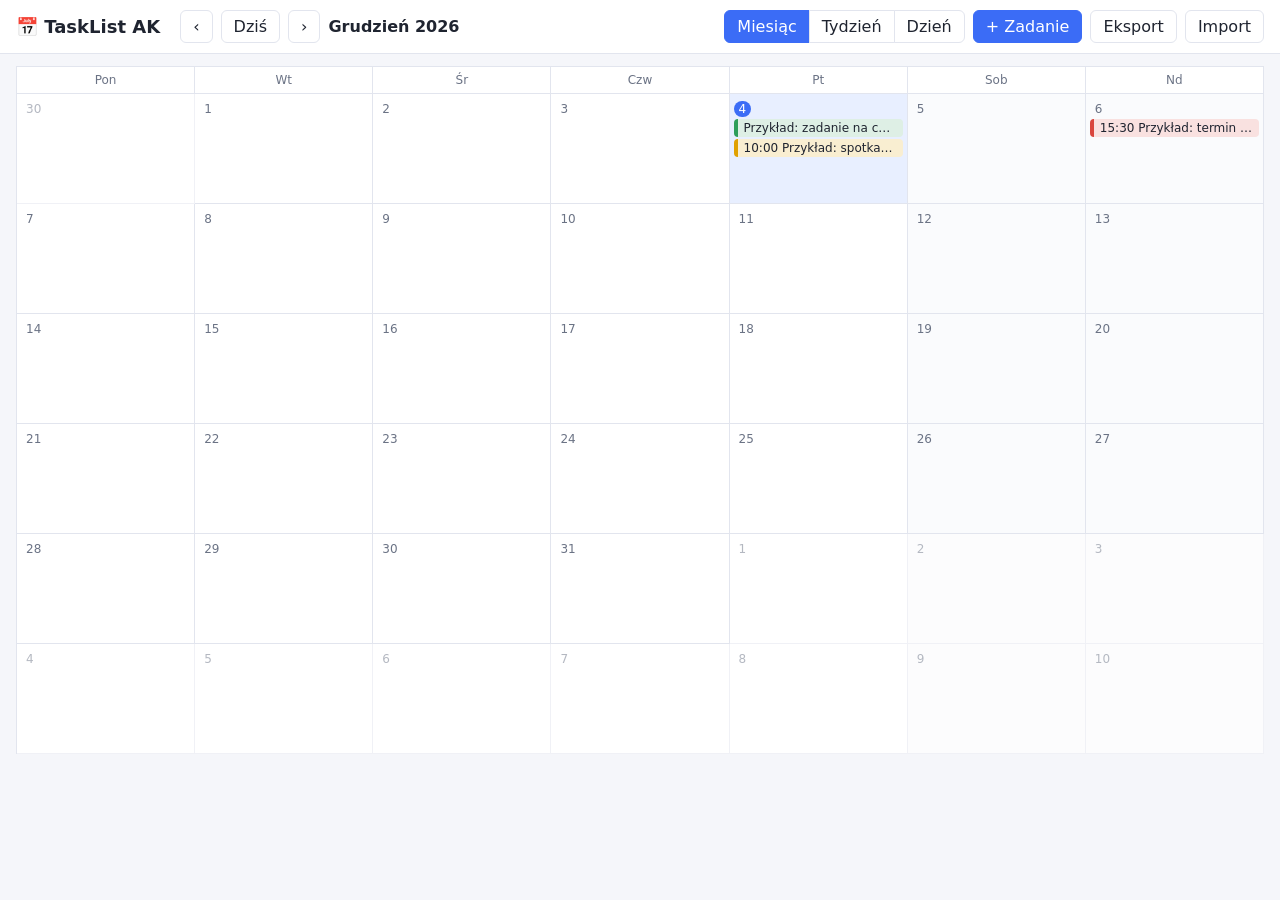
<file: index.html>
<!doctype html>
<html lang="pl">
<head>
<meta charset="utf-8">
<meta name="viewport" content="width=device-width, initial-scale=1">
<title>TaskList AK</title>
<style>
:root{
  --bg:#f5f6fa; --panel:#fff; --line:#e2e5ee; --text:#1f2430; --muted:#6b7385;
  --accent:#3b6cf6; --today:#e8efff; --weekend:#fafbfd;
  --p1:#2e9e5b; --p2:#e0a100; --p3:#d9453d;
}
@media (prefers-color-scheme: dark){
  :root{ --bg:#14161c; --panel:#1d2029; --line:#2e3340; --text:#e8eaf0; --muted:#9097a8;
         --accent:#6d93ff; --today:#222c4a; --weekend:#191c24; }
}
*{box-sizing:border-box}
body{margin:0;font-family:"Segoe UI",system-ui,-apple-system,Roboto,Arial,sans-serif;background:var(--bg);color:var(--text);height:100vh;display:flex;flex-direction:column}
header{display:flex;flex-wrap:wrap;gap:8px;align-items:center;padding:10px 16px;background:var(--panel);border-bottom:1px solid var(--line)}
header h1{font-size:18px;margin:0 12px 0 0}
button,select,input,textarea{font:inherit;color:inherit}
.btn{background:var(--panel);border:1px solid var(--line);padding:6px 12px;border-radius:6px;cursor:pointer}
.btn:hover{border-color:var(--accent)}
.btn.primary{background:var(--accent);color:#fff;border-color:var(--accent)}
.btn.danger{color:var(--p3)}
.seg{display:flex}.seg .btn{border-radius:0;margin-left:-1px}.seg .btn:first-child{border-radius:6px 0 0 6px;margin:0}.seg .btn:last-child{border-radius:0 6px 6px 0}
.seg .btn.active{background:var(--accent);color:#fff;border-color:var(--accent)}
#title{font-weight:600;font-size:16px;min-width:200px;text-transform:capitalize}
.spacer{flex:1}
main{flex:1;overflow:auto;padding:12px 16px}

/* ---- month ---- */
.month{display:grid;grid-template-columns:repeat(7,1fr);border-top:1px solid var(--line);border-left:1px solid var(--line);background:var(--panel)}
.dow{padding:6px;font-size:12px;color:var(--muted);text-align:center;border-right:1px solid var(--line);border-bottom:1px solid var(--line);background:var(--panel)}
.cell{min-height:110px;border-right:1px solid var(--line);border-bottom:1px solid var(--line);padding:4px;overflow:hidden}
.cell.other{opacity:.5}.cell.weekend{background:var(--weekend)}.cell.today{background:var(--today)}
.cell.over,.col.over,.allday.over{outline:2px dashed var(--accent);outline-offset:-2px}
.daynum{font-size:12px;color:var(--muted);cursor:pointer;display:inline-block;padding:1px 5px;border-radius:10px}
.cell.today .daynum{background:var(--accent);color:#fff}
.daynum:hover{text-decoration:underline}

.chip{display:block;font-size:12px;padding:2px 6px;margin:2px 0;border-radius:4px;border-left:4px solid var(--p1);background:color-mix(in srgb,var(--p1) 16%,var(--panel));cursor:grab;white-space:nowrap;overflow:hidden;text-overflow:ellipsis;user-select:none}
.chip.p2{border-color:var(--p2);background:color-mix(in srgb,var(--p2) 18%,var(--panel))}
.chip.p3{border-color:var(--p3);background:color-mix(in srgb,var(--p3) 16%,var(--panel))}
.chip.done{opacity:.55;text-decoration:line-through}
.chip.dragging{opacity:.3}

/* ---- time grid (week/day) ---- */
.tg{background:var(--panel);border:1px solid var(--line);border-radius:6px;display:flex;flex-direction:column;height:calc(100vh - 110px)}
.tg-head{display:grid;border-bottom:1px solid var(--line)}
.tg-head>div{padding:6px;text-align:center;font-size:13px;border-left:1px solid var(--line)}
.tg-head>div:first-child{border-left:0}
.tg-head .today{color:var(--accent);font-weight:700}
.tg-head .dn{cursor:pointer}.tg-head .dn:hover{text-decoration:underline}
.allday-row{display:grid;border-bottom:1px solid var(--line);min-height:30px}
.allday-row>div{border-left:1px solid var(--line);padding:2px}
.allday-row>div:first-child{border-left:0;font-size:11px;color:var(--muted);padding:6px 2px;text-align:center}
.tg-body{flex:1;overflow-y:auto;position:relative}
.tg-grid{display:grid;position:relative}
.hours div{height:48px;font-size:11px;color:var(--muted);text-align:right;padding-right:6px;transform:translateY(-7px)}
.col{position:relative;border-left:1px solid var(--line);height:1152px;background-image:linear-gradient(var(--line) 1px,transparent 1px);background-size:100% 48px}
.col.today{background-color:var(--today)}
.ev{position:absolute;padding:2px 5px;font-size:12px;border-radius:4px;border-left:4px solid var(--p1);background:color-mix(in srgb,var(--p1) 22%,var(--panel));overflow:hidden;cursor:grab;user-select:none;z-index:2}
.ev.p2{border-color:var(--p2);background:color-mix(in srgb,var(--p2) 24%,var(--panel))}
.ev.p3{border-color:var(--p3);background:color-mix(in srgb,var(--p3) 22%,var(--panel))}
.ev.done{opacity:.55;text-decoration:line-through}
.ev small{display:block;color:var(--muted)}
.ev .rz{position:absolute;left:0;right:0;bottom:0;height:6px;cursor:ns-resize}
.nowline{position:absolute;left:0;right:0;height:2px;background:var(--p3);z-index:3;pointer-events:none}

/* ---- dialog ---- */
dialog{border:1px solid var(--line);border-radius:10px;background:var(--panel);color:var(--text);padding:18px;width:min(440px,92vw)}
dialog::backdrop{background:rgba(0,0,0,.4)}
dialog h2{margin:0 0 12px;font-size:17px}
label{display:block;font-size:12px;color:var(--muted);margin:8px 0 2px}
input[type=text],input[type=date],input[type=time],select,textarea{width:100%;padding:6px 8px;border:1px solid var(--line);border-radius:6px;background:var(--bg)}
.row{display:flex;gap:8px}.row>div{flex:1}
.actions{display:flex;gap:8px;margin-top:16px}
.chk{display:flex;align-items:center;gap:6px;margin-top:10px;font-size:14px;color:var(--text)}
.chk input{width:auto}
#side{font-size:12px;color:var(--muted)}
</style>
</head>
<body>
<header>
  <h1>📅 TaskList AK</h1>
  <button class="btn" id="prev" title="Poprzedni">‹</button>
  <button class="btn" id="today">Dziś</button>
  <button class="btn" id="next" title="Następny">›</button>
  <span id="title"></span>
  <div class="spacer"></div>
  <div class="seg" id="views">
    <button class="btn" data-v="month">Miesiąc</button>
    <button class="btn" data-v="week">Tydzień</button>
    <button class="btn" data-v="day">Dzień</button>
  </div>
  <button class="btn primary" id="add">+ Zadanie</button>
  <button class="btn" id="exp" title="Eksport do JSON">Eksport</button>
  <button class="btn" id="imp" title="Import z JSON">Import</button>
  <input type="file" id="file" accept=".json" hidden>
</header>
<main id="main"></main>

<dialog id="dlg">
  <form method="dialog" id="form">
    <h2 id="dlgTitle">Zadanie</h2>
    <label>Tytuł</label><input type="text" id="fTitle" required autocomplete="off">
    <div class="row">
      <div><label>Data</label><input type="date" id="fDate" required></div>
      <div><label>Priorytet</label>
        <select id="fPrio"><option value="1">Niski</option><option value="2">Średni</option><option value="3">Wysoki</option></select></div>
    </div>
    <div class="row">
      <div><label>Od (puste = cały dzień)</label><input type="time" id="fStart"></div>
      <div><label>Do</label><input type="time" id="fEnd"></div>
    </div>
    <label>Notatki</label><textarea id="fNotes" rows="3"></textarea>
    <label class="chk"><input type="checkbox" id="fDone"> Wykonane</label>
    <div class="actions">
      <button class="btn primary" id="save" value="save">Zapisz</button>
      <button class="btn" value="cancel" formnovalidate>Anuluj</button>
      <span class="spacer"></span>
      <button class="btn danger" id="del" type="button">Usuń</button>
    </div>
  </form>
</dialog>

<script>
"use strict";
const KEY = "tasklist_ak_v1";
const HOUR = 48;                 // px na godzinę
const SNAP = 15;                 // minuty
const MONTHS = ["styczeń","luty","marzec","kwiecień","maj","czerwiec","lipiec","sierpień","wrzesień","październik","listopad","grudzień"];
const DOW = ["Pon","Wt","Śr","Czw","Pt","Sob","Nd"];

let tasks = load();
let view = pref("_view") || "month";
let cur = new Date(); cur.setHours(0,0,0,0);
let drag = null;                 // {id, offY}

function load(){ try{ return JSON.parse(localStorage.getItem(KEY)) || []; }catch(e){ return []; } }
function save(){ try{ localStorage.setItem(KEY, JSON.stringify(tasks)); }catch(e){ /* brak dostępu do localStorage – dane tylko w pamięci */ } }
function pref(k, v){ try{ if(v === undefined) return localStorage.getItem(KEY + k); localStorage.setItem(KEY + k, v); }catch(e){} }
const uid = () => Date.now().toString(36) + Math.random().toString(36).slice(2,6);
const pad = n => String(n).padStart(2,"0");
const iso = d => `${d.getFullYear()}-${pad(d.getMonth()+1)}-${pad(d.getDate())}`;
const parse = s => { const [y,m,d] = s.split("-").map(Number); return new Date(y,m-1,d); };
const addDays = (d,n) => { const x = new Date(d); x.setDate(x.getDate()+n); return x; };
const mondayOf = d => addDays(d, -((d.getDay()+6)%7));
const toMin = t => { const [h,m] = t.split(":").map(Number); return h*60+m; };
const toHM = m => { m = Math.max(0, Math.min(1440, m)); return `${pad(Math.floor(m/60)%24)}:${pad(m%60)}`; };
const esc = s => s.replace(/[&<>"]/g, c => ({"&":"&amp;","<":"&lt;",">":"&gt;",'"':"&quot;"}[c]));
const byTime = (a,b) => (a.start||"").localeCompare(b.start||"") || a.title.localeCompare(b.title);
const tasksOn = ds => tasks.filter(t => t.date === ds).sort(byTime);

/* ================= render ================= */
function render(){
  document.querySelectorAll("#views .btn").forEach(b => b.classList.toggle("active", b.dataset.v === view));
  const main = document.getElementById("main");
  if(view === "month") renderMonth(main); else renderTimeGrid(main, view === "week");
  pref("_view", view);
}

function setTitle(s){ document.getElementById("title").textContent = s; }

function chipHTML(t){
  const time = t.start ? t.start + " " : "";
  return `<span class="chip p${t.priority}${t.done?" done":""}" draggable="true" data-id="${t.id}" title="${esc(t.title)}">${time}${esc(t.title)}</span>`;
}

function renderMonth(main){
  setTitle(`${MONTHS[cur.getMonth()]} ${cur.getFullYear()}`);
  const first = new Date(cur.getFullYear(), cur.getMonth(), 1);
  const start = mondayOf(first);
  const todayS = iso(new Date());
  let h = `<div class="month">` + DOW.map(d => `<div class="dow">${d}</div>`).join("");
  for(let i=0;i<42;i++){
    const d = addDays(start,i), ds = iso(d);
    const cls = ["cell", d.getMonth()!==cur.getMonth()?"other":"", d.getDay()%6===0?"weekend":"", ds===todayS?"today":""].join(" ");
    h += `<div class="${cls}" data-date="${ds}"><span class="daynum" data-goto="${ds}">${d.getDate()}</span>${tasksOn(ds).map(chipHTML).join("")}</div>`;
  }
  main.innerHTML = h + "</div>";

  main.querySelectorAll(".cell").forEach(c => {
    c.addEventListener("dblclick", e => { if(!e.target.closest(".chip")) openDialog(null, c.dataset.date); });
    c.addEventListener("dragover", e => { if(drag){ e.preventDefault(); c.classList.add("over"); } });
    c.addEventListener("dragleave", () => c.classList.remove("over"));
    c.addEventListener("drop", e => {
      e.preventDefault(); c.classList.remove("over");
      if(drag){ const t = byId(drag.id); if(t){ t.date = c.dataset.date; save(); render(); } }
    });
  });
  bindChips(main);
  main.querySelectorAll("[data-goto]").forEach(s => s.onclick = () => { cur = parse(s.dataset.goto); view = "day"; render(); });
}

function bindChips(root){
  root.querySelectorAll("[data-id]").forEach(el => {
    el.addEventListener("dragstart", e => {
      const r = el.getBoundingClientRect();
      drag = { id: el.dataset.id, offY: e.clientY - r.top };
      e.dataTransfer.effectAllowed = "move";
      e.dataTransfer.setData("text/plain", el.dataset.id);
      setTimeout(() => el.classList.add("dragging"), 0);
    });
    el.addEventListener("dragend", () => { drag = null; el.classList.remove("dragging"); });
    el.addEventListener("click", e => { e.stopPropagation(); openDialog(el.dataset.id); });
  });
}

/* ---- week / day ---- */
function layoutDay(list){
  // układ nakładających się zadań w kolumnach
  const evs = list.map(t => ({t, s: toMin(t.start), e: Math.max(toMin(t.start)+30, t.end ? toMin(t.end) : toMin(t.start)+60)}))
                  .sort((a,b) => a.s - b.s || a.e - b.e);
  const groups = []; let g = null, gEnd = -1;
  for(const ev of evs){
    if(!g || ev.s >= gEnd){ g = []; groups.push(g); gEnd = ev.e; } else gEnd = Math.max(gEnd, ev.e);
    g.push(ev);
  }
  for(const grp of groups){
    const cols = [];
    for(const ev of grp){
      let c = cols.findIndex(end => end <= ev.s);
      if(c < 0){ c = cols.length; cols.push(0); }
      cols[c] = ev.e; ev.c = c;
    }
    grp.forEach(ev => ev.n = cols.length);
  }
  return evs;
}

function renderTimeGrid(main, isWeek){
  const days = isWeek ? Array.from({length:7}, (_,i) => addDays(mondayOf(cur), i)) : [new Date(cur)];
  if(isWeek){ const a = days[0], b = days[6];
    setTitle(`${a.getDate()} ${MONTHS[a.getMonth()].slice(0,3)} – ${b.getDate()} ${MONTHS[b.getMonth()].slice(0,3)} ${b.getFullYear()}`);
  } else setTitle(`${DOW[(cur.getDay()+6)%7]}, ${cur.getDate()} ${MONTHS[cur.getMonth()]} ${cur.getFullYear()}`);

  const n = days.length, todayS = iso(new Date());
  const tpl = `56px repeat(${n}, 1fr)`;
  let h = `<div class="tg"><div class="tg-head" style="grid-template-columns:${tpl}"><div></div>` +
    days.map(d => `<div class="${iso(d)===todayS?"today":""}"><span class="dn" data-goto="${iso(d)}">${DOW[(d.getDay()+6)%7]} ${d.getDate()}</span></div>`).join("") + `</div>`;
  h += `<div class="allday-row" style="grid-template-columns:${tpl}"><div>cały dzień</div>` +
    days.map(d => `<div class="allday" data-date="${iso(d)}">${tasksOn(iso(d)).filter(t => !t.start).map(chipHTML).join("")}</div>`).join("") + `</div>`;
  h += `<div class="tg-body" id="tgb"><div class="tg-grid" style="grid-template-columns:${tpl}"><div class="hours">` +
    Array.from({length:24}, (_,i) => `<div>${i?pad(i)+":00":""}</div>`).join("") + `</div>`;
  for(const d of days){
    const ds = iso(d), timed = tasksOn(ds).filter(t => t.start);
    h += `<div class="col${ds===todayS?" today":""}" data-date="${ds}">` + layoutDay(timed).map(ev => {
      const t = ev.t, top = ev.s/60*HOUR, ht = Math.max(18,(ev.e-ev.s)/60*HOUR - 1);
      const w = 100/ev.n;
      return `<div class="ev p${t.priority}${t.done?" done":""}" draggable="true" data-id="${t.id}" style="top:${top}px;height:${ht}px;left:calc(${ev.c*w}% + 1px);width:calc(${w}% - 3px)">` +
             `${esc(t.title)}<small>${t.start}–${toHM(ev.e)}</small><span class="rz" data-rz="${t.id}"></span></div>`;
    }).join("") + (ds===todayS ? `<div class="nowline" style="top:${(new Date().getHours()*60+new Date().getMinutes())/60*HOUR}px"></div>` : "") + `</div>`;
  }
  main.innerHTML = h + `</div></div></div>`;

  const body = document.getElementById("tgb");
  body.scrollTop = (window._tgScroll != null ? window._tgScroll : 7*HOUR);
  body.addEventListener("scroll", () => window._tgScroll = body.scrollTop);

  // upuszczanie na kolumnę godzinową
  main.querySelectorAll(".col").forEach(c => {
    c.addEventListener("dblclick", e => {
      if(e.target.closest(".ev")) return;
      const m = snap((e.clientY - c.getBoundingClientRect().top)/HOUR*60);
      openDialog(null, c.dataset.date, toHM(m));
    });
    c.addEventListener("dragover", e => { if(drag){ e.preventDefault(); c.classList.add("over"); } });
    c.addEventListener("dragleave", () => c.classList.remove("over"));
    c.addEventListener("drop", e => {
      e.preventDefault(); c.classList.remove("over");
      const t = drag && byId(drag.id); if(!t) return;
      const top = e.clientY - c.getBoundingClientRect().top - drag.offY;
      const dur = t.start && t.end ? toMin(t.end) - toMin(t.start) : 60;
      const s = Math.max(0, Math.min(1440 - Math.max(dur,SNAP), snap(top/HOUR*60)));
      t.date = c.dataset.date; t.start = toHM(s); t.end = toHM(s + dur);
      save(); render();
    });
  });
  // upuszczanie na pasek "cały dzień"
  main.querySelectorAll(".allday").forEach(c => {
    c.addEventListener("dblclick", e => { if(!e.target.closest(".chip")) openDialog(null, c.dataset.date); });
    c.addEventListener("dragover", e => { if(drag){ e.preventDefault(); c.classList.add("over"); } });
    c.addEventListener("dragleave", () => c.classList.remove("over"));
    c.addEventListener("drop", e => {
      e.preventDefault(); c.classList.remove("over");
      const t = drag && byId(drag.id); if(!t) return;
      t.date = c.dataset.date; t.start = ""; t.end = ""; save(); render();
    });
  });
  bindChips(main);
  main.querySelectorAll("[data-goto]").forEach(s => s.onclick = () => { cur = parse(s.dataset.goto); view = "day"; render(); });

  // zmiana długości (uchwyt na dole kafelka)
  main.querySelectorAll("[data-rz]").forEach(hd => {
    hd.addEventListener("mousedown", e => {
      e.preventDefault(); e.stopPropagation();
      const ev = hd.parentElement; ev.draggable = false;
      const t = byId(hd.dataset.rz), y0 = e.clientY, s = toMin(t.start);
      const e0 = t.end ? toMin(t.end) : s + 60;
      const move = m => {
        const end = Math.max(s + SNAP, Math.min(1440, snap(e0 + (m.clientY - y0)/HOUR*60)));
        ev.style.height = ((end - s)/60*HOUR - 1) + "px"; ev._end = end;
      };
      const up = () => {
        document.removeEventListener("mousemove", move); document.removeEventListener("mouseup", up);
        if(ev._end){ t.end = toHM(ev._end); save(); } render();
      };
      document.addEventListener("mousemove", move); document.addEventListener("mouseup", up);
    });
    hd.addEventListener("click", e => e.stopPropagation());
  });
}
const snap = m => Math.round(m/SNAP)*SNAP;
const byId = id => tasks.find(t => t.id === id);

/* ================= dialog ================= */
const dlg = document.getElementById("dlg");
let editing = null;
function openDialog(id, date, start){
  editing = id ? byId(id) : null;
  const t = editing || {title:"", date: date || iso(cur), start: start || "", end: start ? toHM(toMin(start)+60) : "", priority:1, done:false, notes:""};
  document.getElementById("dlgTitle").textContent = editing ? "Edytuj zadanie" : "Nowe zadanie";
  fTitle.value = t.title; fDate.value = t.date; fPrio.value = t.priority;
  fStart.value = t.start; fEnd.value = t.end; fNotes.value = t.notes || ""; fDone.checked = !!t.done;
  document.getElementById("del").style.visibility = editing ? "visible" : "hidden";
  dlg.showModal(); fTitle.focus();
}
form.addEventListener("submit", e => {
  if(e.submitter && e.submitter.value !== "save") return;
  const t = editing || {id: uid()};
  t.title = fTitle.value.trim(); t.date = fDate.value; t.priority = +fPrio.value;
  t.start = fStart.value; t.end = fStart.value ? (fEnd.value || toHM(toMin(fStart.value)+60)) : "";
  if(t.end && toMin(t.end) <= toMin(t.start)) t.end = toHM(toMin(t.start)+SNAP);
  t.notes = fNotes.value; t.done = fDone.checked;
  if(!editing) tasks.push(t);
  save(); render();
});
document.getElementById("del").onclick = () => {
  if(editing && confirm("Usunąć to zadanie?")){ tasks = tasks.filter(t => t !== editing); save(); dlg.close(); render(); }
};

/* ================= nawigacja ================= */
function shift(dir){
  if(view === "month") cur = new Date(cur.getFullYear(), cur.getMonth() + dir, 1);
  else cur = addDays(cur, dir * (view === "week" ? 7 : 1));
  render();
}
prev.onclick = () => shift(-1); next.onclick = () => shift(1);
today.onclick = () => { cur = new Date(); cur.setHours(0,0,0,0); render(); };
add.onclick = () => openDialog(null, iso(cur));
document.querySelectorAll("#views .btn").forEach(b => b.onclick = () => { view = b.dataset.v; render(); });
document.addEventListener("keydown", e => {
  if(dlg.open || /INPUT|TEXTAREA|SELECT/.test(e.target.tagName)) return;
  if(e.key === "ArrowLeft") shift(-1); else if(e.key === "ArrowRight") shift(1);
  else if(e.key === "m") { view="month"; render(); } else if(e.key === "w") { view="week"; render(); } else if(e.key === "d") { view="day"; render(); }
});

/* ================= eksport / import ================= */
exp.onclick = () => {
  const a = document.createElement("a");
  a.href = URL.createObjectURL(new Blob([JSON.stringify(tasks, null, 2)], {type:"application/json"}));
  a.download = `tasklist-${iso(new Date())}.json`; a.click(); URL.revokeObjectURL(a.href);
};
imp.onclick = () => file.click();
file.onchange = async () => {
  try{
    const data = JSON.parse(await file.files[0].text());
    if(!Array.isArray(data)) throw 0;
    if(confirm(`Zaimportować ${data.length} zadań? (OK = zastąp obecne, Anuluj = przerwij)`)){ tasks = data; save(); render(); }
  }catch(e){ alert("Nieprawidłowy plik JSON."); }
  file.value = "";
};

if(!tasks.length){ // przykładowe dane przy pierwszym uruchomieniu
  const t = iso(new Date());
  tasks = [
    {id:uid(), title:"Przykład: spotkanie zespołu", date:t, start:"10:00", end:"11:00", priority:2, done:false, notes:""},
    {id:uid(), title:"Przykład: zadanie na cały dzień", date:t, start:"", end:"", priority:1, done:false, notes:""},
    {id:uid(), title:"Przykład: termin oddania raportu", date:iso(addDays(new Date(),2)), start:"15:30", end:"16:30", priority:3, done:false, notes:""}
  ]; save();
}
render();
setInterval(() => { if(view !== "month" && !dlg.open && !drag) render(); }, 5*60*1000);
</script>
</body>
</html>
</file>
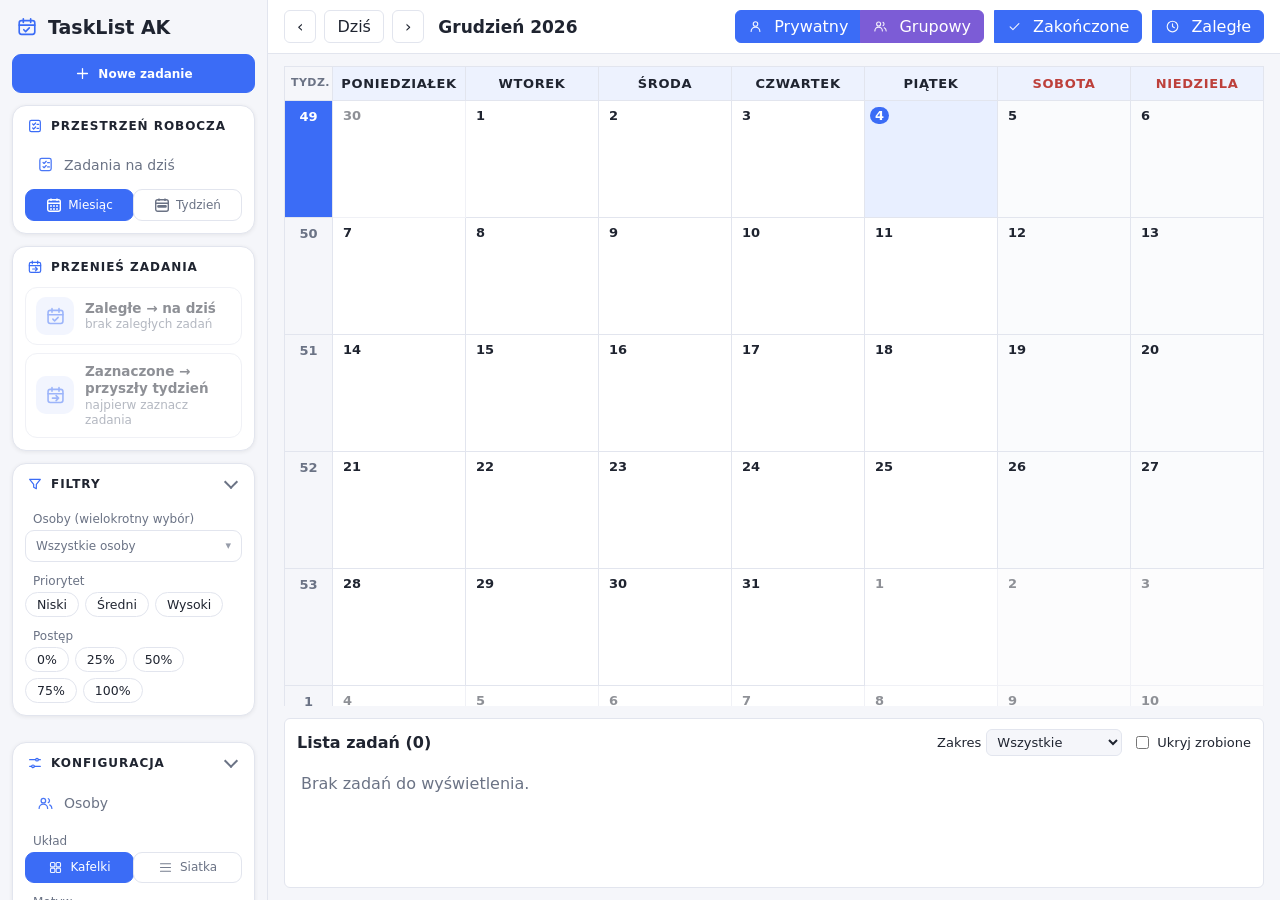
<file: ui/index.html>
<!doctype html>
<html lang="pl">
<head>
<meta charset="utf-8">
<meta name="viewport" content="width=device-width, initial-scale=1">
<title>TaskList AK</title>
<link rel="stylesheet" href="style.css">
</head>
<body class="withside">
<div class="app">
<aside id="side">
  <div class="brand"><svg viewBox="0 0 24 24" width="22" height="22" fill="none" stroke="currentColor" stroke-width="1.8" stroke-linecap="round" stroke-linejoin="round" aria-hidden="true"><rect x="3.5" y="5" width="17" height="15" rx="2.5"/><path d="M3.5 10h17M8 3v4M16 3v4M8.5 15l2 2 4-4"/></svg><span>TaskList AK</span></div>
  <button class="btn primary snew" id="add"><i data-ic="plus"></i>Nowe zadanie</button>

  <section class="sidesec s-work">
    <div class="sechead"><i data-ic="tasks"></i><span>Przestrzeń robocza</span></div>
    <button class="btn snav" id="todayBtn" title="Zadania na dziś — podsumowanie zadań, które zaczynają się lub trwają dzisiaj"><i data-ic="tasks"></i>Zadania na dziś</button>
    <div class="seg" id="views">
    <button class="btn" data-v="month"><svg class="ico" viewBox="0 0 16 16" width="16" height="16" fill="none" stroke="currentColor" stroke-width="1.4" aria-hidden="true"><rect x="1.7" y="2.7" width="12.6" height="11.6" rx="2"/><path d="M1.7 6.2h12.6M5 1.4v2.5M11 1.4v2.5"/><g fill="currentColor" stroke="none"><circle cx="5" cy="9" r=".95"/><circle cx="8" cy="9" r=".95"/><circle cx="11" cy="9" r=".95"/><circle cx="5" cy="12" r=".95"/><circle cx="8" cy="12" r=".95"/><circle cx="11" cy="12" r=".95"/></g></svg>Miesiąc</button>
    <button class="btn" data-v="week"><svg class="ico" viewBox="0 0 16 16" width="16" height="16" fill="none" stroke="currentColor" stroke-width="1.4" aria-hidden="true"><rect x="1.7" y="2.7" width="12.6" height="11.6" rx="2"/><path d="M1.7 6.2h12.6M5 1.4v2.5M11 1.4v2.5"/><rect x="3.2" y="8" width="9.6" height="2.8" rx="1.2" fill="currentColor" stroke="none"/></svg>Tydzień</button>
  </div>
  </section>

  <section class="sidesec s-move">
    <div class="sechead"><i data-ic="calnext"></i><span>Przenieś zadania</span></div>
    <div class="mvgroup" id="moveBox">
    <button class="mvbtn" id="mvToday" type="button" title="Przenosi niezakończone zadania z przeszłości na dzisiaj">
      <span class="mvico today"><i data-ic="calcheck"></i></span>
      <span class="mvtxt"><b>Zaległe → na dziś</b><small id="mvTodaySub"></small></span>
    </button>
    <button class="mvbtn" id="mvSel" type="button" title="Przenosi zaznaczone zadania na poniedziałek przyszłego tygodnia">
      <span class="mvico week"><i data-ic="calnext"></i></span>
      <span class="mvtxt"><b>Zaznaczone → przyszły tydzień</b><small id="mvSelSub"></small></span>
    </button>
  </div>
  </section>

  <section class="sidesec s-filter" id="secFilter" data-sec="filters">
    <div class="sechead"><i data-ic="filter"></i><span>Filtry</span><button class="linkbtn" id="fClear" type="button" hidden>Wyczyść</button></div>
    <span class="sidelabel">Osoby (wielokrotny wybór)</span>
    <details class="menu fmenu" id="fpMenu">
      <summary class="btn"><span id="fpSummary">Wszystkie osoby</span><span class="caret">▾</span></summary>
      <div class="menu-items fplist" id="fpList"></div>
    </details>
    <span class="sidelabel">Priorytet</span>
    <div class="chipsf" id="fPrioChips"></div>
    <span class="sidelabel">Postęp</span>
    <div class="chipsf" id="fProgChips"></div>
  </section>

  <div class="side-spacer"></div>

  <section class="sidesec s-look" data-sec="config">
    <div class="sechead"><i data-ic="sliders"></i><span>Konfiguracja</span></div>
    <button class="btn snav" id="ppl" title="Zarządzaj osobami"><i data-ic="users"></i>Osoby</button>
    <span class="sidelabel">Układ</span>
    <div class="seg" id="layoutSeg" title="Układ: kafelki lub siatka">
    <button class="btn" data-l="board"><i data-ic="tiles"></i>Kafelki</button>
    <button class="btn" data-l="grid"><i data-ic="rows"></i>Siatka</button>
  </div>
    <span class="sidelabel">Motyw</span>
    <div class="seg" id="themeSeg" title="Motyw">
    <button class="btn" data-t="light"><i data-ic="sun"></i>Jasny</button>
    <button class="btn" data-t="dark"><i data-ic="moon"></i>Ciemny</button>
  </div>
    <button class="btn snav" id="listBtn" type="button"></button>
    <button class="btn snav" id="remBtn" type="button" data-label="1" aria-label="Przypomnienia"></button>
  </section>

  <section class="sidesec s-files">
    <button class="btn snav" id="dataBtn" type="button" aria-haspopup="dialog"><i data-ic="folder"></i>Pliki</button>
    <span id="fileTag" hidden></span>
    <span id="groupTag" hidden></span>
    <input type="file" id="file" accept=".json" hidden>
  </section>

  <div class="side-bottom">
    <button class="btn snav" id="helpBtn" type="button" hidden title="Opis wszystkich funkcji programu z rysunkami"><i data-ic="help"></i>Jak używać</button>
    <div id="updatebox" hidden><span id="ver"></span> <button class="btn" id="chk" type="button">Sprawdź aktualizacje</button> <button class="btn primary" id="install" type="button" hidden>Zainstaluj i uruchom ponownie</button> <span id="updStatus" role="status"></span></div>
    <div id="note" role="status" hidden></div>
  </div>

</aside>
<div class="content">
<header class="top">
  <button class="btn" id="navBtn" type="button" title="Menu" aria-label="Menu">☰</button>
  <button class="btn" id="prev" title="Poprzedni">‹</button>
  <button class="btn" id="today">Dziś</button>
  <button class="btn" id="next" title="Następny">›</button>
  <span id="title"></span>
  <div class="spacer"></div>
  <div class="calsw" id="calSw" role="group" aria-label="Kalendarz">
    <div class="seg calseg" id="calSeg">
      <button class="btn" data-cal="local" title="Pokaż / ukryj kalendarz prywatny — zadania zapisane tylko na tym komputerze (można włączyć oba kalendarze naraz)"><i data-ic="user"></i>Prywatny</button>
      <button class="btn" data-cal="group" title="Pokaż / ukryj kalendarz grupowy — zadania wspólne dla zespołu (można włączyć oba kalendarze naraz)"><i data-ic="users"></i>Grupowy</button>
    </div>
    <div class="seg calseg" id="doneSeg">
      <button class="btn active" id="showDone" type="button" aria-pressed="true" title="Pokaż albo ukryj zadania zakończone (status „Zrobione”)"><i data-ic="check"></i>Zakończone</button>
    </div>
    <div class="seg calseg" id="overSeg">
      <button class="btn active" id="showOver" type="button" aria-pressed="true" title="Pokaż albo ukryj kolumnę „Zaległe” w widoku tygodnia i miesiąca (kafelki)"><i data-ic="clock"></i>Zaległe</button>
    </div>
  </div>
</header>
<main id="main"><div id="cal"></div><section id="list" aria-label="Lista zadań"></section></main>
<!--HELP-->
</div>
</div>

<dialog id="dlg">
  <form method="dialog" id="form">
    <h2 id="dlgTitle">Zadanie</h2>
    <label>Tytuł</label><input type="text" id="fTitle" required autocomplete="off">
    <label>Kalendarz</label>
    <div class="seg calseg" id="fCalSeg"><button class="btn" type="button" data-fcal="local"><i data-ic="user"></i>Prywatny</button><button class="btn" type="button" data-fcal="group"><i data-ic="users"></i>Grupowy</button></div>
    <div class="row">
      <div><label>Data</label><input type="date" id="fDate" required></div>
      <div><label>Do dnia (zadanie wielodniowe)</label><input type="date" id="fDate2"></div>
      <div><label>Priorytet</label>
        <select id="fPrio"><option value="1">Niski</option><option value="2">Średni</option><option value="3">Wysoki</option></select></div>
    </div>
    <div class="row">
      <div><label>Od (puste = cały dzień)</label><input type="time" id="fStart"></div>
      <div><label>Do</label><input type="time" id="fEnd"></div>
      <div class="hint" id="multiHint" hidden style="align-self:end">Zadanie wielodniowe jest całodniowe.</div>
    </div>
    <div class="row">
      <div><label>Status</label>
        <select id="fStatus"><option value="pending">⚪ Oczekujące</option><option value="progress">🔄 W trakcie</option><option value="done">✅ Zrobione</option></select></div>
      <div><label>Postęp: <b id="fProgVal">0%</b></label>
        <input type="range" id="fProg" min="0" max="100" step="25" list="progTicks">
        <datalist id="progTicks"><option value="0" label="0"></option><option value="25" label="25"></option><option value="50" label="50"></option><option value="75" label="75"></option><option value="100" label="100"></option></datalist></div>
    </div>
    <label>Kolor zadania (domyślnie wg priorytetu)</label>
    <div class="swatches" id="fColors"></div>
    <label>Notatki</label><textarea id="fNotes" rows="10"></textarea>
    <label>Osoby</label>
    <button class="btn peoplebtn" type="button" id="fPeopleBtn">👥 Wybierz osoby…</button>
    <div id="recBlock">
      <label>Powtarzanie</label>
      <select id="fRec"><option value="none">Nie powtarzaj</option><option value="daily">Codziennie</option><option value="workdays">Dni robocze (Pn–Pt)</option><option value="weekly">Co tydzień</option><option value="biweekly">Co 2 tygodnie</option><option value="monthly">Co miesiąc</option><option value="yearly">Co rok</option></select>
      <div class="row" id="recOpts" hidden>
        <div><label>Liczba wystąpień (z pierwszym)</label><input type="number" id="fRecN" min="2" max="200" value="10"></div>
        <div><label>Powtarzaj do dnia (opcjonalnie)</label><input type="date" id="fRecUntil"></div>
      </div>
    </div>
    <div id="seriesInfo" hidden>
      <div class="hint" id="seriesText"></div>
      <label class="chk"><input type="checkbox" id="fApplyNext"> Zastosuj tytuł, godziny, osoby, priorytet i notatki do kolejnych zadań serii</label>
    </div>
    <div class="actions">
      <button class="btn primary" id="save" value="save"><i data-ic="check"></i>Zapisz</button>
      <button class="btn" value="cancel" formnovalidate><i data-ic="close"></i>Anuluj</button>
      <span class="spacer"></span>
      <button class="btn" id="fNext" type="button" title="Ustaw termin na poniedziałek przyszłego tygodnia"><i data-ic="calnext"></i>Na przyszły tydzień</button>
      <button class="btn danger" id="del" type="button"><i data-ic="trash"></i>Usuń</button>
    </div>
  </form>
</dialog>

<dialog id="filesdlg" class="fdlg">
  <h2>Pliki</h2>
  <div class="fdbody">
    <section class="fsec">
      <div class="mhead"><i data-ic="user"></i>Prywatny</div>
      <button type="button" class="fpath deskonly" id="pathLocal" hidden title="Kliknij, aby wybrać lub utworzyć plik kalendarza Prywatnego"><span class="fplabel">Plik</span><code id="locJson" class="none">nie wybrano — kliknij, aby wybrać</code><i data-ic="folder"></i></button>
      <div class="fbtns">
        <button type="button" class="btn deskonly" id="xlsExpL" hidden><i data-ic="saveas"></i>Eksport do Excela…</button>
        <button type="button" class="btn deskonly" id="xlsImpL" hidden><i data-ic="folder"></i>Import z Excela…</button>
        <button type="button" class="btn" id="exp"><i data-ic="download"></i>Eksport do JSON</button>
        <button type="button" class="btn" id="imp"><i data-ic="upload"></i>Import z JSON</button>
      </div>
    </section>
    <section class="fsec deskonly" id="mgGroup" hidden>
      <div class="mhead"><i data-ic="users"></i>Grupowy</div>
      <button type="button" class="fpath" id="pathGroup" title="Kliknij, aby wybrać lub utworzyć plik kalendarza Grupowego"><span class="fplabel">Plik</span><code id="locGroup" class="none">nie wybrano — kliknij, aby wybrać</code><i data-ic="folder"></i></button>
      <div class="fbtns">
        <button type="button" class="btn" id="gxlsExp"><i data-ic="saveas"></i>Eksport do Excela…</button>
        <button type="button" class="btn" id="gxlsImp"><i data-ic="folder"></i>Import z Excela…</button>
        <button type="button" class="btn" id="gexp"><i data-ic="download"></i>Eksport do JSON</button>
        <button type="button" class="btn" id="gimp"><i data-ic="upload"></i>Import z JSON</button>
      </div>
    </section>
    <section class="fsec deskonly" id="mgMail" hidden>
      <div class="mhead"><i data-ic="mail"></i>E-mail</div>
      <div class="fbtns"><button type="button" class="btn" id="mailOpen"><i data-ic="mail"></i>Zadanie z maila lub terminu… <small>.msg / .eml / .ics</small></button></div>
    </section>
    <p class="hint fnote">Kopia robocza programu (zapis automatyczny): <code id="locData">—</code></p>
  </div>
  <div class="actions"><span class="spacer"></span><button class="btn" type="button" id="filesClose">Zamknij</button></div>
</dialog>

<dialog id="pathdlg" class="fdlg">
  <h2 id="pdTitle">Plik kalendarza</h2>
  <div class="fdbody">
    <div class="floc"><span>Aktualny plik</span><code id="pdCur">nie wybrano</code></div>
    <p class="hint" id="pdHint"></p>
    <div class="fbtns fcolumn">
      <button type="button" class="btn" id="pdOpen"><i data-ic="folder"></i>Wybierz istniejący plik…</button>
      <button type="button" class="btn" id="pdNew"><i data-ic="plus"></i>Utwórz nowy plik…</button>
      <button type="button" class="btn" id="pdSave"><i data-ic="refresh"></i>Synchronizuj teraz</button>
      <button type="button" class="btn" id="pdOff"><i data-ic="close"></i>Odłącz plik</button>
    </div>
  </div>
  <div class="actions"><span class="spacer"></span><button class="btn" type="button" id="pdClose">Anuluj</button></div>
</dialog>

<dialog id="pickdlg">
  <h2>Osoby w zadaniu</h2>
  <input type="text" id="pkSearch" placeholder="Szukaj osoby…" autocomplete="off">
  <div id="pkList" class="pk-list"></div>
  <div class="row addp"><input type="text" id="pkNew" placeholder="Nowa osoba (Nazwisko Imię)…" autocomplete="off"><button class="btn" type="button" id="pkAdd" style="flex:0 0 auto">Dodaj</button></div>
  <div class="actions"><button class="btn" type="button" id="pkClear">Wyczyść wybór</button><span class="spacer"></span><button class="btn primary" type="button" id="pkDone">Gotowe</button></div>
</dialog>

<dialog id="deldlg">
  <h2>Usunąć zadanie cykliczne?</h2>
  <p id="delText" class="hint"></p>
  <div class="actions"><button class="btn" type="button" id="delOne">Tylko to zadanie</button><button class="btn danger" type="button" id="delFol">To i kolejne</button><span class="spacer"></span><button class="btn" type="button" id="delNo">Anuluj</button></div>
</dialog>

<dialog id="datedlg">
  <h2>Która data?</h2>
  <p id="dateText" class="hint"></p>
  <div class="actions"><button class="btn primary" type="button" id="datePrimary"></button><button class="btn" type="button" id="dateSecond"></button><span class="spacer"></span><button class="btn" type="button" id="dateNo">Anuluj</button></div>
</dialog>

<dialog id="pdlg">
  <h2>Osoby</h2>
  <p class="hint">Wpisuj w formie „Nazwisko Imię”. Zmiana nazwy działa od razu we wszystkich zadaniach. Usunięcie osoby zdejmuje ją z przypisanych zadań.</p>
  <div id="pList"></div>
  <div class="row addp"><input type="text" id="pNew" placeholder="Nazwisko Imię…" autocomplete="off"><button class="btn primary" type="button" id="pAdd" style="flex:0 0 auto">Dodaj</button></div>
  <div class="actions"><button class="btn" type="button" id="pClose">Zamknij</button></div>
</dialog>

<div id="ctx" hidden></div>
<div id="remBox" popover="manual"></div>
<div id="tip" hidden></div>
<script src="app.js"></script>
</body>
</html>
</file>
<file: ui/style.css>
:root{
  --bg:#f5f6fa; --panel:#fff; --line:#e2e5ee; --text:#1f2430; --muted:#6b7385;
  --accent:#3b6cf6; --today:#e8efff; --weekend:#fafbfd;
  --p1:#2e9e5b; --p2:#e0a100; --p3:#d9453d;
  --tint-chip:16%; --tint-ev:22%; --tint-card:12%;      /* siła podbarwienia tła zadania kolorem */
  color-scheme:light;
}
/* motyw ciemny: automatycznie wg systemu, o ile użytkownik nie wybrał jasnego; ręczny wybór ma pierwszeństwo */
@media (prefers-color-scheme: dark){
  :root:not([data-theme="light"]){
    --bg:#14161c; --panel:#1d2029; --line:#2e3340; --text:#e8eaf0; --muted:#9097a8;
    --accent:#6d93ff; --today:#222c4a; --weekend:#191c24;
    --tint-chip:38%; --tint-ev:44%; --tint-card:28%; color-scheme:dark;
  }
}
:root[data-theme="dark"]{
  --bg:#14161c; --panel:#1d2029; --line:#2e3340; --text:#e8eaf0; --muted:#9097a8;
  --accent:#6d93ff; --today:#222c4a; --weekend:#191c24;
  --tint-chip:38%; --tint-ev:44%; --tint-card:28%; color-scheme:dark;
}
*{box-sizing:border-box}
body{margin:0;font-family:"Segoe UI",system-ui,-apple-system,Roboto,Arial,sans-serif;background:var(--bg);color:var(--text);height:100vh;display:flex;flex-direction:column}
header{display:flex;flex-wrap:wrap;gap:8px;align-items:center;padding:10px 16px;background:var(--panel);border-bottom:1px solid var(--line)}
header h1{font-size:18px;margin:0 12px 0 0}
button,select,input,textarea{font:inherit;color:inherit}
.btn{background:var(--panel);border:1px solid var(--line);padding:6px 12px;border-radius:6px;cursor:pointer}
.btn:hover{border-color:var(--accent)}
.btn.primary{background:var(--accent);color:#fff;border-color:var(--accent)}
.btn.danger{color:var(--p3)}
.seg{display:flex}.seg .btn{border-radius:0;margin-left:-1px}.seg .btn:first-child{border-radius:6px 0 0 6px;margin:0}.seg .btn:last-child{border-radius:0 6px 6px 0}
.seg .btn.active{background:var(--accent);color:#fff;border-color:var(--accent)}
#title{font-weight:600;font-size:16px;min-width:200px;text-transform:capitalize}
.spacer{flex:1}
main{flex:1;overflow:auto;padding:12px 16px}

/* ---- month ---- */
.month{display:grid;grid-template-columns:repeat(7,1fr);border-top:1px solid var(--line);border-left:1px solid var(--line);background:var(--panel)}
.dow{padding:6px;font-size:12px;color:var(--muted);text-align:center;border-right:1px solid var(--line);border-bottom:1px solid var(--line);background:var(--panel)}
.cell{min-height:110px;border-right:1px solid var(--line);border-bottom:1px solid var(--line);padding:4px;overflow:hidden}
.cell.other{opacity:.5}.cell.weekend{background:var(--weekend)}.cell.today{background:var(--today)}
.cell.over,.col.over,.allday.over{outline:2px dashed var(--accent);outline-offset:-2px}
.daynum{font-size:12px;color:var(--muted);cursor:pointer;display:inline-block;padding:1px 5px;border-radius:10px}
.cell.today .daynum{background:var(--accent);color:#fff}
.daynum:hover{text-decoration:underline}

.chip{display:block;font-size:12px;padding:2px 6px;margin:2px 0;border-radius:4px;border-left:4px solid var(--p1);background:color-mix(in srgb,var(--p1) 16%,var(--panel));cursor:grab;white-space:nowrap;overflow:hidden;text-overflow:ellipsis;user-select:none}
.chip.p2{border-color:var(--p2);background:color-mix(in srgb,var(--p2) 18%,var(--panel))}
.chip.p3{border-color:var(--p3);background:color-mix(in srgb,var(--p3) 16%,var(--panel))}
.chip.dragging{opacity:.3}

/* ---- time grid (week/day) ---- */
.tg{background:var(--panel);border:1px solid var(--line);border-radius:6px;display:flex;flex-direction:column;height:calc(100vh - 110px)}
.tg-head{display:grid;border-bottom:1px solid var(--line)}
.tg-head>div{padding:6px;text-align:center;font-size:13px;border-left:1px solid var(--line)}
.tg-head>div:first-child{border-left:0}
.tg-head .today{color:var(--accent);font-weight:700}
.tg-head .dn{cursor:pointer}.tg-head .dn:hover{text-decoration:underline}
.allday-row{display:grid;border-bottom:1px solid var(--line);min-height:30px}
.allday-row>div{border-left:1px solid var(--line);padding:2px}
.allday-row>div:first-child{border-left:0;font-size:11px;color:var(--muted);padding:6px 2px;text-align:center}
.tg-body{flex:1;overflow-y:auto;position:relative}
.tg-grid{display:grid;position:relative}
.hours div{height:48px;font-size:11px;color:var(--muted);text-align:right;padding-right:6px;transform:translateY(-7px)}
.col{position:relative;border-left:1px solid var(--line);height:1152px;background-image:linear-gradient(var(--line) 1px,transparent 1px);background-size:100% 48px}
.col.today{background-color:var(--today)}
.ev{position:absolute;padding:2px 5px;font-size:12px;border-radius:4px;border-left:4px solid var(--p1);background:color-mix(in srgb,var(--p1) 22%,var(--panel));overflow:hidden;cursor:grab;user-select:none;z-index:2}
.ev.p2{border-color:var(--p2);background:color-mix(in srgb,var(--p2) 24%,var(--panel))}
.ev.p3{border-color:var(--p3);background:color-mix(in srgb,var(--p3) 22%,var(--panel))}
.ev small{display:block;color:var(--muted)}
.ev .rz{position:absolute;left:0;right:0;bottom:0;height:6px;cursor:ns-resize}
.nowline{position:absolute;left:0;right:0;height:2px;background:var(--p3);z-index:3;pointer-events:none}

/* ---- dialog ---- */
dialog{border:1px solid var(--line);border-radius:10px;background:var(--panel);color:var(--text);padding:18px;width:min(440px,92vw)}
dialog::backdrop{background:rgba(0,0,0,.4)}
dialog h2{margin:0 0 12px;font-size:17px}
label{display:block;font-size:12px;color:var(--muted);margin:8px 0 2px}
input[type=text],input[type=date],input[type=time],select,textarea{width:100%;padding:6px 8px;border:1px solid var(--line);border-radius:6px;background:var(--bg)}
.row{display:flex;gap:8px}.row>div{flex:1}
.actions{display:flex;gap:8px;margin-top:16px}
.chk{display:flex;align-items:center;gap:6px;margin-top:10px;font-size:14px;color:var(--text)}
.chk input{width:auto}
#side{font-size:12px;color:var(--muted)}
[hidden]{display:none !important}
#updatebox{display:flex;align-items:center;gap:6px;flex-wrap:wrap;font-size:12px;color:var(--muted)}
#note{flex-basis:100%;font-size:13px;color:var(--p3)}
select.btn{padding:6px 8px;max-width:170px}
.menu{position:relative}.menu summary{list-style:none;cursor:pointer}.menu summary::-webkit-details-marker{display:none}
.menu-items{position:absolute;right:0;top:110%;z-index:20;background:var(--panel);border:1px solid var(--line);border-radius:8px;padding:4px;display:flex;flex-direction:column;min-width:230px;box-shadow:0 6px 20px rgba(0,0,0,.18)}
.menu-items button{background:none;border:0;text-align:left;padding:8px 10px;border-radius:6px;cursor:pointer}
.menu-items button:hover{background:var(--today)}
.people-pick{display:flex;flex-wrap:wrap;gap:4px 12px;max-height:110px;overflow:auto;padding:4px 0;font-size:14px}
.people-pick label{display:flex;align-items:center;gap:5px;margin:0;color:var(--text);font-size:14px}
.people-pick input{width:auto}
.addp{margin-top:6px}
.hint{font-size:12px;color:var(--muted);margin:0 0 8px}
#pList{max-height:50vh;overflow:auto}
.prow{display:flex;gap:8px;align-items:center;margin:4px 0}.prow input{flex:1}.prow small{color:var(--muted);white-space:nowrap}
.who{opacity:.75;font-size:11px}
.tg{height:clamp(420px,calc(100vh - 240px),760px)}
/* lista zadań */
#list{margin-top:18px;background:var(--panel);border:1px solid var(--line);border-radius:6px;padding:10px 12px}
.list-head{display:flex;flex-wrap:wrap;gap:10px;align-items:center;margin-bottom:8px}
.list-head h2{margin:0;font-size:16px;margin-right:auto}
.list-head label{margin:0;font-size:13px;color:var(--text);display:flex;align-items:center;gap:5px}
.list-head select{width:auto;padding:4px 6px}
table.tasks{width:100%;border-collapse:collapse;font-size:14px}
table.tasks th{text-align:left;font-size:12px;color:var(--muted);font-weight:600;padding:6px;border-bottom:1px solid var(--line)}
table.tasks td{padding:6px;border-bottom:1px solid var(--line);vertical-align:top}
table.tasks tr.trow{cursor:pointer}table.tasks tr.trow:hover td{background:var(--today)}
table.tasks tr.newday td{border-top:2px solid var(--line)}
table.tasks tr.istoday td:nth-child(2){font-weight:700;color:var(--accent)}
table.tasks tr.late td:nth-child(2){color:var(--p3);font-weight:600}
.badge{display:inline-block;padding:1px 8px;border-radius:10px;font-size:12px;color:#fff;background:var(--p1)}
.badge.p2{background:var(--p2)}.badge.p3{background:var(--p3)}
.empty{color:var(--muted);padding:10px 4px}
/* status i postęp */
.chip{position:relative}
.chip::after,.ev::after{content:"";position:absolute;left:0;bottom:0;height:3px;width:var(--pg,0%);background:var(--p1);opacity:.85;pointer-events:none}
.chip.p2::after,.ev.p2::after{background:var(--p2)}.chip.p3::after,.ev.p3::after{background:var(--p3)}
.chip.st-done,.ev.st-done{opacity:.55;text-decoration:line-through}
.chip.st-progress,.ev.st-progress{font-weight:600}
.sti{font-size:11px;margin-right:2px}
table.tasks tr.st-done td:not(.stcell){opacity:.55;text-decoration:line-through}
.stcell{font-size:16px;width:28px;text-align:center}
.pbar{display:inline-block;width:70px;height:7px;border-radius:4px;background:var(--line);vertical-align:middle;overflow:hidden}
.pbar i{display:block;height:100%;background:var(--accent)}
#fProg,#ctxP{width:100%;accent-color:var(--accent)}
#ctx{position:fixed;z-index:50;background:var(--panel);border:1px solid var(--line);border-radius:10px;padding:8px;box-shadow:0 8px 24px rgba(0,0,0,.28);width:250px}
#ctx hr{border:0;border-top:1px solid var(--line);margin:8px 0}
.ctx-icons{display:flex;gap:6px}
.ctx-icons button{flex:1;display:flex;flex-direction:column;align-items:center;gap:2px;padding:8px 2px;border:1px solid var(--line);border-radius:8px;background:var(--bg);cursor:pointer}
.ctx-icons button span{font-size:22px;line-height:1}.ctx-icons button small{font-size:11px;color:var(--text)}
.ctx-icons button:hover{border-color:var(--accent)}.ctx-icons button.on{border-color:var(--accent);background:var(--today)}
.ctx-prog{margin-top:8px;font-size:12px}.ctx-prog label{margin:0 0 2px;color:var(--text)}
.ctx-item{display:block;width:100%;text-align:left;background:none;border:0;padding:7px 8px;border-radius:6px;cursor:pointer}
.ctx-item:hover{background:var(--today)}
/* kolumny listy: „Zadanie” najszersza, edycja w komórce */
table.tasks{table-layout:fixed}
table.tasks col.c-st{width:38px}table.tasks col.c-when{width:170px}table.tasks col.c-who{width:200px}
table.tasks col.c-prio{width:90px}table.tasks col.c-prog{width:120px}
table.tasks td.when{white-space:nowrap}
table.tasks td{overflow-wrap:anywhere}
table.tasks td.tcell{padding:2px 6px}
.tinp{width:100%;font:inherit;color:inherit;text-decoration:inherit;background:transparent;border:1px solid transparent;border-radius:4px;padding:4px 6px;text-overflow:ellipsis}
.tinp:hover{border-color:var(--line)}
.tinp:focus{outline:none;border-color:var(--accent);background:var(--bg);text-decoration:none}
#note.ok{color:var(--p1)}
#fileTag{font-size:12px;color:var(--muted);max-width:280px;overflow:hidden;text-overflow:ellipsis;white-space:nowrap}
#fileTag.dirty{color:var(--p2);font-weight:600}
/* okno zadania: większe notatki, osoby w osobnym oknie */
#dlg{width:min(700px,94vw);max-height:94vh;overflow:auto}
#fNotes{min-height:220px;resize:vertical;line-height:1.4}
.peoplebtn{width:100%;text-align:left;padding:8px 10px;white-space:nowrap;overflow:hidden;text-overflow:ellipsis}
#pickdlg{width:min(620px,94vw)}
.pk-list{min-height:240px;max-height:55vh;overflow:auto;margin:8px 0;column-width:260px;column-gap:16px;border:1px solid var(--line);border-radius:6px;padding:6px 10px}
.pk-list label{display:flex;align-items:center;gap:6px;margin:0;padding:5px 2px;color:var(--text);font-size:14px;break-inside:avoid;cursor:pointer}
.pk-list input{width:auto}
#recBlock{margin-top:4px}
#deldlg{width:min(460px,94vw)}
/* zadania wielodniowe: kafelki łączą się między dniami; uchwyt do rozciągania */
.chip.lj{margin-left:-4px;border-left-width:0;border-top-left-radius:0;border-bottom-left-radius:0}
.chip.rj{margin-right:-4px;border-top-right-radius:0;border-bottom-right-radius:0}
.allday .chip.lj{margin-left:-2px}.allday .chip.rj{margin-right:-2px}
.rzd{position:absolute;top:0;right:0;bottom:0;width:7px;cursor:ew-resize}
.rzd:hover{background:rgba(0,0,0,.18)}
.cell.resz,.allday.resz{outline:2px dashed var(--accent);outline-offset:-2px;background:var(--today)}
/* ===== widok kafelkowy ===== */
.board{display:grid;grid-auto-flow:column;grid-auto-columns:minmax(230px,1fr);gap:16px;align-items:start;overflow-x:auto;padding-bottom:14px}
.bcol{min-width:0}
.bcol>header{display:flex;align-items:baseline;gap:8px;padding:4px 4px 10px;margin-bottom:10px;border-bottom:1px solid var(--line);font-size:14px}
.bcol>header b{font-weight:700}
.bcol.today>header b{color:var(--accent)}
.bcount{color:var(--muted);font-size:12px}
.blink{margin-left:auto;background:none;border:0;color:var(--p3);cursor:pointer;font-size:13px;padding:0}
.blink:hover{text-decoration:underline}
.bcards{display:flex;flex-direction:column;gap:8px;min-height:20px}
.bcol.over .bcards,.bcol.over .badd{background:var(--today);border-radius:10px}
.card{--ck:var(--p1);position:relative;display:flex;gap:9px;padding:10px 10px 10px 13px;background:var(--panel);border:1px solid var(--line);border-radius:10px;cursor:grab;box-shadow:0 1px 3px rgba(0,0,0,.08);overflow:hidden;user-select:none}
.card.p2{--ck:var(--p2)}.card.p3{--ck:var(--p3)}
.card:hover{border-color:var(--accent)}
.card::before{content:"";position:absolute;left:0;top:0;bottom:0;width:3px;background:var(--ck)}
.card::after{content:"";position:absolute;left:0;bottom:0;height:3px;width:var(--pg,0%);background:var(--ck);opacity:.85}
.card.dragging{opacity:.35}
.ccheck{flex:0 0 20px;width:20px;height:20px;margin-top:1px;border-radius:50%;border:2px solid var(--ck);background:transparent;color:#fff;font-size:12px;line-height:1;padding:0;cursor:pointer;display:flex;align-items:center;justify-content:center}
.ccheck:hover{background:color-mix(in srgb,var(--ck) 30%,transparent)}
.card.st-progress .ccheck{background:linear-gradient(90deg,var(--ck) 50%,transparent 50%)}
.card.st-done .ccheck{background:var(--ck)}
.card.st-done .ctitle{text-decoration:line-through;opacity:.6}
.card.st-done .cmeta,.card.st-done .cnote{opacity:.6}
.cbody{min-width:0;flex:1}
.ctitle{font-size:14px;overflow-wrap:anywhere}
.cnote{font-size:12px;color:var(--muted);margin-top:2px;overflow:hidden;text-overflow:ellipsis;white-space:nowrap}
.cmeta{display:flex;flex-wrap:wrap;gap:3px 10px;margin-top:6px;font-size:12px;color:var(--muted)}
.cmeta .late{color:var(--p3);font-weight:600}
.bempty{color:var(--muted);font-size:13px;padding:8px 4px}
.badd{margin-top:6px}
.bplus{width:100%;text-align:left;background:none;border:0;color:var(--muted);cursor:pointer;padding:8px 4px;font-size:14px;border-radius:8px}
.bplus:hover{color:var(--accent);background:var(--today)}
.bform{background:var(--panel);border:1px solid var(--line);border-radius:10px;padding:8px}
.bform input{width:100%;border:0;background:transparent;outline:none;font-size:14px;padding:6px 4px}
.brow{display:flex;flex-wrap:wrap;gap:6px;margin-top:6px}
.brow .btn{padding:4px 10px;font-size:13px}
#layoutSeg .btn{padding:6px 10px}
/* miesiąc jako kafelki: kolumny wszystkich dni, przewijane poziomo; „Zaległe” przypięte z lewej */
.board.bmonth{grid-auto-columns:230px}
.bover{position:sticky;left:0;z-index:2;background:var(--bg);padding-right:12px;box-shadow:8px 0 8px -8px rgba(0,0,0,.25)}
.bcol.weekend>header b{color:var(--muted)}
.bcol.today.weekend>header b{color:var(--accent)}
.ctx-del{color:var(--p3)}
/* miesiąc jako kalendarz z kafelkami: w komórkach dni karty zamiast chipów */
.month.tiles .cell{min-height:130px;padding:4px 5px}
.month.tiles .card{margin:4px 0;padding:6px 7px 6px 11px;gap:6px;box-shadow:none}
.month.tiles .ccheck{flex-basis:16px;width:16px;height:16px;font-size:10px}
.month.tiles .ctitle{font-size:12px;line-height:1.3}
.month.tiles .cmeta{margin-top:3px;font-size:11px;gap:2px 8px}
/* priorytet wysoki: pulsowanie (nie dotyczy zrobionych; wyłączone przy ograniczeniu animacji w systemie) */
@keyframes pulseHigh{
  0%,100%{box-shadow:0 0 0 0 rgba(217,69,61,.65),0 0 0 0 rgba(217,69,61,.0);filter:brightness(1)}
  50%{box-shadow:0 0 0 4px rgba(217,69,61,.0),0 0 10px 2px rgba(217,69,61,.55);filter:brightness(1.08)}
}
.chip.p3:not(.st-done),.ev.p3:not(.st-done),.card.p3:not(.st-done),tr.trow:not(.st-done) .badge.p3{animation:pulseHigh 1.6s ease-in-out infinite}
@media (prefers-reduced-motion:reduce){
  .chip.p3,.ev.p3,.card.p3,.badge.p3{animation:none !important}
}
/* układ stały: nagłówek i kalendarz zawsze widoczne, przewija się tylko lista zadań */
main{display:flex;flex-direction:column;gap:12px;overflow:hidden;min-height:0}
#cal{flex:0 1 auto;min-height:0;overflow:auto}
#list{flex:1 1 0;min-height:170px;margin-top:0;display:flex;flex-direction:column;overflow:hidden}
.list-scroll{flex:1 1 auto;min-height:0;overflow:auto}
table.tasks thead th{position:sticky;top:0;background:var(--panel);z-index:1}
.tg{height:clamp(360px,50vh,620px)}
.cell{min-height:clamp(70px,11vh,120px)}
.month.tiles .cell{min-height:clamp(84px,13vh,140px)}
/* kolor zadania: domyślnie wg priorytetu (--p1/--p2/--p3), własny kolor nadpisuje --tc (styl wbudowany w element) */
.chip,.ev,.card{--tc:var(--p1)}
.chip.p2,.ev.p2,.card.p2{--tc:var(--p2)}
.chip.p3,.ev.p3,.card.p3{--tc:var(--p3)}
.chip,.chip.p2,.chip.p3{border-left-color:var(--tc);background:color-mix(in srgb,var(--tc) var(--tint-chip),var(--panel))}
.ev,.ev.p2,.ev.p3{border-left-color:var(--tc);background:color-mix(in srgb,var(--tc) var(--tint-ev),var(--panel))}
.card,.card.p2,.card.p3{--ck:var(--tc);background:color-mix(in srgb,var(--tc) var(--tint-card),var(--panel))}
.chip::after,.chip.p2::after,.chip.p3::after,.ev::after,.ev.p2::after,.ev.p3::after{background:var(--tc)}
tr.trow[style*="--tc"] td:first-child{box-shadow:inset 4px 0 0 var(--tc)}
@keyframes pulseHigh{
  0%,100%{box-shadow:0 0 0 0 color-mix(in srgb,var(--tc,#d9453d) 65%,transparent),0 0 0 0 transparent;filter:brightness(1)}
  50%{box-shadow:0 0 0 4px transparent,0 0 10px 2px color-mix(in srgb,var(--tc,#d9453d) 55%,transparent);filter:brightness(1.08)}
}
/* przełącznik motywu i wybór koloru */
.swatches{display:flex;flex-wrap:wrap;gap:6px;align-items:center;margin-top:2px}
.swatch{width:24px;height:24px;border-radius:50%;border:2px solid var(--line);cursor:pointer;padding:0}
.swatch.on{outline:2px solid var(--accent);outline-offset:2px}
.swatch.def{background:repeating-linear-gradient(45deg,var(--line) 0 4px,transparent 4px 8px);font-size:12px;color:var(--muted);display:flex;align-items:center;justify-content:center}
input[type=color]{width:32px;height:26px;padding:0;border:1px solid var(--line);border-radius:6px;background:transparent;cursor:pointer}
.ctx-colors{display:flex;flex-wrap:wrap;gap:5px;margin-top:8px}
.ctx-colors .swatch{width:20px;height:20px}
#themeSeg .btn{padding:6px 10px}
/* dymek z opisem zadania */
#tip{position:fixed;z-index:70;max-width:380px;min-width:180px;background:var(--panel);color:var(--text);border:1px solid var(--line);border-left:4px solid var(--tc,var(--accent));border-radius:10px;padding:10px 12px;box-shadow:0 8px 24px rgba(0,0,0,.3);font-size:13px;pointer-events:none}
#tip[hidden]{display:none}
.tip-title{font-weight:700;margin-bottom:4px;overflow-wrap:anywhere}
.tip-meta{color:var(--muted);font-size:12px;line-height:1.55}
.tip-notes{margin-top:8px;padding-top:8px;border-top:1px solid var(--line);white-space:pre-wrap;overflow-wrap:anywhere;max-height:240px;overflow:hidden}
.tip-none{margin-top:6px;color:var(--muted);font-style:italic;font-size:12px}
/* ikona Zapisz: wyróżniona, gdy są niezapisane zmiany względem pliku Excela */
#saveBtn{position:relative;padding:6px 10px}
#saveBtn.dirty{background:var(--accent);color:#fff;border-color:var(--accent)}
#saveBtn.dirty::after{content:"";position:absolute;top:-3px;right:-3px;width:9px;height:9px;border-radius:50%;background:var(--p3);border:2px solid var(--panel)}
#saveBtn:disabled{opacity:.6;cursor:progress}
/* zaznaczanie wielu zadań */
table.tasks col.c-sel{width:34px}
table.tasks td.selcell,table.tasks th.selcell{text-align:center;padding-left:2px;padding-right:2px}
table.tasks td.selcell input,table.tasks th.selcell input{width:16px;height:16px;cursor:pointer;accent-color:var(--accent)}
.selbar{display:flex;flex-wrap:wrap;gap:8px;align-items:center;padding:8px 10px;margin:4px 0 8px;background:var(--today);border:1px solid var(--accent);border-radius:8px;position:sticky;top:0;z-index:3}
.selbar .btn{padding:4px 10px;font-size:13px}
.selbar .menu-items{right:auto;left:0;min-width:270px;z-index:30}
.mv-pick{display:flex;gap:6px;align-items:center;padding:6px 8px;border-top:1px solid var(--line);margin-top:4px}
.mv-pick input{padding:4px 6px;border:1px solid var(--line);border-radius:6px;background:var(--bg);color:var(--text)}
/* ekran „Zadania na dziś” */
#todayBtn.active{background:var(--accent);color:#fff;border-color:var(--accent)}
main.today-mode #list{display:none}
main.today-mode #cal{flex:1 1 auto}
.today-screen{padding:2px 2px 16px}
.tstats{display:grid;grid-template-columns:repeat(auto-fit,minmax(150px,1fr));gap:10px;margin-bottom:12px}
.tstat{position:relative;background:var(--panel);border:1px solid var(--line);border-radius:10px;padding:10px 14px;display:flex;flex-direction:column;gap:2px}
.tstat span{color:var(--muted);font-size:13px}
.tstat b{font-size:26px;line-height:1.1}
.tstat.warn{border-color:var(--p3)}.tstat.warn b{color:var(--p3)}
.tstat .blink{margin-left:0;text-align:left;margin-top:2px}
.tprog{display:flex;align-items:center;gap:12px;margin-bottom:10px;font-size:13px;flex-wrap:wrap}
.tprog-bar{width:260px;max-width:40vw;height:10px;border-radius:6px;background:var(--line);overflow:hidden}
.tprog-bar i{display:block;height:100%;background:var(--p1)}
.tsec{margin-top:14px;background:var(--panel);border:1px solid var(--line);border-radius:10px;padding:10px 12px}
.tsec h3{margin:0 0 6px;font-size:15px}
.tsec .empty{padding:6px 2px}
.tbig{font-size:15px;padding:24px 4px}
table.tdy col.c-time{width:110px}
table.tdy td.ttl{font-size:14px}
.tspan{display:block;color:var(--muted);font-size:12px;margin-top:1px}
.stbtn{cursor:pointer}.stbtn:hover{background:var(--today)}
table.tdy tr.st-done td:not(.stcell):not(.selcell){opacity:.55;text-decoration:line-through}
table.tdy tr.trow:hover td{background:var(--today)}
/* czytelniejsze nagłówki dni tygodnia */
.dow{padding:9px 6px;font-size:13px;font-weight:700;letter-spacing:.05em;text-transform:uppercase;color:var(--text);background:color-mix(in srgb,var(--accent) 9%,var(--panel))}
.dow.wkd{color:color-mix(in srgb,var(--p3) 85%,var(--text))}
.dfull{display:inline}.dabbr{display:none}
@media (max-width:1150px){.dfull{display:none}.dabbr{display:inline}}
.daynum{font-size:13px;font-weight:600;color:var(--text)}
.cell.today .daynum{color:#fff}
.tg-head>div{padding:8px 6px 6px}
.tg-head .dn{display:flex;flex-direction:column;align-items:center;gap:3px;cursor:pointer}
.tg-head .dn:hover{text-decoration:none}.tg-head .dn:hover .dd{background:var(--today)}
.tg-head .wd{font-size:12px;font-weight:700;letter-spacing:.05em;text-transform:uppercase;color:var(--muted)}
.tg-head .dd{min-width:36px;height:36px;padding:0 4px;display:flex;align-items:center;justify-content:center;border-radius:18px;font-size:20px;font-weight:600;line-height:1;color:var(--text)}
.tg-head .wkd .wd{color:color-mix(in srgb,var(--p3) 85%,var(--text))}
.tg-head .today .wd{color:var(--accent)}
.tg-head .today .dd{background:var(--accent);color:#fff}
.bcol>header{align-items:center;gap:6px 10px;padding:6px 6px 10px;border-bottom-width:2px}
.bhead{display:flex;align-items:center;flex-wrap:wrap;gap:4px 10px}
.bwd{font-size:17px;font-weight:700}
.bdate{font-size:13px;color:var(--muted);font-weight:600}
.bbadge{font-size:11px;font-weight:700;padding:2px 9px;border-radius:10px;background:var(--accent);color:#fff;text-transform:uppercase;letter-spacing:.05em}
.bbadge.soft{background:color-mix(in srgb,var(--accent) 22%,var(--panel));color:var(--accent)}
.bcol.today>header{border-bottom-color:var(--accent)}
.bcol.today .bwd{color:var(--accent)}
.bcol.weekend .bwd{color:color-mix(in srgb,var(--p3) 85%,var(--text))}
.bcol.today.weekend .bwd{color:var(--accent)}
/* podsumowanie dnia: zadania jako kafelki */
.tgrid{display:grid;grid-template-columns:repeat(auto-fill,minmax(270px,1fr));gap:12px;margin-top:6px}
.tsec h3{display:flex;align-items:center;gap:8px}
.tsec-all{margin-left:auto;font-size:12px;font-weight:400;color:var(--muted);display:flex;align-items:center;gap:5px;cursor:pointer}
.tsec-all input{width:15px;height:15px;accent-color:var(--accent);cursor:pointer}
.card.big{cursor:pointer;padding:13px 40px 13px 16px;gap:11px;min-height:84px}
.card.big .ccheck{flex-basis:24px;width:24px;height:24px;font-size:14px}
.card.big .ctitle{font-size:15px;font-weight:600;line-height:1.3}
.card.big .cnote{white-space:normal;display:-webkit-box;-webkit-line-clamp:2;-webkit-box-orient:vertical;font-size:12.5px;margin-top:4px}
.card.big .cmeta{font-size:12.5px;margin-top:8px;gap:4px 12px;align-items:center}
.card.big .cmeta .badge{font-size:11px}
.csel{position:absolute;top:8px;right:9px;display:flex;cursor:pointer;z-index:2}
.csel input{width:18px;height:18px;margin:0;cursor:pointer;accent-color:var(--accent)}
.card.big:has(.csel input:checked){outline:2px solid var(--accent);outline-offset:-1px}
.today-screen .tsec{background:transparent;border:0;padding:0;margin-top:18px}
.today-screen .tsec h3{font-size:16px;padding-bottom:6px;border-bottom:1px solid var(--line)}
/* ikony przy przyciskach widoków */
#views .btn{display:inline-flex;align-items:center;gap:6px}
#views .ico{flex:0 0 auto}
/* ===== ikony i ładniejsze przyciski/menu ===== */
i[data-ic]{display:inline-flex;font-style:normal;line-height:0}
.ic{flex:0 0 auto}
.btn:has(> .ic),.btn:has(> i[data-ic]),summary.btn,.actions .btn,#saveBtn{display:inline-flex;align-items:center;gap:7px}
summary.btn .caret{font-size:11px;opacity:.7;margin-left:1px}
.btn .ic{color:currentColor;opacity:.92}
.btn.primary .ic{opacity:1}
#saveBtn{padding:6px 12px}
.actions .btn{padding:8px 14px;border-radius:8px}
.actions .btn.primary{font-weight:600}
.actions #fNext{border-color:color-mix(in srgb,var(--accent) 45%,var(--line));color:var(--accent)}
.actions #fNext:hover{background:var(--today)}
.actions .btn.danger{border-color:color-mix(in srgb,var(--p3) 45%,var(--line))}
.actions .btn.danger:hover{background:color-mix(in srgb,var(--p3) 12%,var(--panel));border-color:var(--p3)}
/* rozwijane menu (Pliki, Przenieś, zaznaczanie): grupy, ikony, skróty */
.menu-items{padding:6px;border-radius:12px;min-width:300px;box-shadow:0 12px 32px rgba(0,0,0,.28)}
.menu-items button,.ctx-item{display:flex;align-items:center;gap:11px;width:100%;padding:9px 11px;border-radius:8px;font-size:14px;text-align:left}
.menu-items button .ic,.ctx-item .ic{color:var(--accent)}
.menu-items button span,.ctx-item span{flex:1 1 auto}
.menu-items button small{flex:0 0 auto;color:var(--muted);font-size:11px;background:var(--bg);border:1px solid var(--line);border-radius:6px;padding:1px 7px;margin-left:auto}
.mgroup{display:flex;flex-direction:column}
.mgroup[hidden]{display:none}
.mgroup + .mgroup{border-top:1px solid var(--line);margin-top:5px;padding-top:5px}
.mhead{font-size:11px;font-weight:700;letter-spacing:.08em;text-transform:uppercase;color:var(--muted);padding:6px 11px 4px}
.ctx-del{color:var(--p3)}
.ctx-del .ic{color:var(--p3)}
.ctx-item:hover,.menu-items button:hover{background:var(--today)}
.ctx-del:hover{background:color-mix(in srgb,var(--p3) 12%,var(--panel))}
#ctx{border-radius:12px;width:270px}
.selbar .btn{display:inline-flex;align-items:center;gap:6px}
/* kosz w prawym dolnym rogu zadania (widoczny po najechaniu) */
.xdel{position:absolute;display:flex;align-items:center;justify-content:center;width:24px;height:24px;padding:0;border-radius:7px;border:1px solid color-mix(in srgb,var(--p3) 40%,var(--line));background:var(--panel);color:var(--p3);cursor:pointer;opacity:0;transition:opacity .12s;z-index:4}
.xdel .ic{width:14px;height:14px}
.xdel:hover{background:var(--p3);color:#fff;border-color:var(--p3)}
.card:hover .xdel,.chip:hover .xdel,.ev:hover .xdel,.xdel:focus-visible{opacity:1}
.card .xdel{right:8px;bottom:9px}
.chip .xdel{right:11px;top:50%;transform:translateY(-50%);width:18px;height:18px;border-radius:5px}
.chip .xdel .ic{width:11px;height:11px}
.ev .xdel{right:4px;bottom:9px;width:20px;height:20px}
@media (hover:none){.xdel{opacity:.8}}
/* przypomnienia: okienka w prawym górnym rogu (warstwa popover nad oknami dialogowymi) */
#remBox{position:fixed;inset:auto;top:68px;right:16px;margin:0;padding:0;border:0;background:transparent;overflow:visible;width:min(360px,calc(100vw - 32px));color:var(--text)}
#remBox:not(:popover-open){display:none}
#remBox{display:flex;flex-direction:column;gap:10px}
.remcard{--tc:var(--p1);background:var(--panel);color:var(--text);border:1px solid var(--line);border-left:6px solid var(--tc);border-radius:12px;padding:12px 14px;box-shadow:0 14px 36px rgba(0,0,0,.35);animation:remIn .25s ease-out}
.remcard.p2{--tc:var(--p2)}.remcard.p3{--tc:var(--p3)}
@keyframes remIn{from{transform:translateY(-10px);opacity:0}to{transform:none;opacity:1}}
.rem-head{display:flex;align-items:center;gap:8px;color:var(--tc);font-size:13px;text-transform:uppercase;letter-spacing:.06em}
.rem-head b{flex:1}
.rem-x{background:none;border:0;color:var(--muted);cursor:pointer;padding:2px;border-radius:6px;display:flex}
.rem-x:hover{background:var(--today);color:var(--text)}
.rem-title{font-size:17px;font-weight:700;margin:6px 0 4px;overflow-wrap:anywhere}
.rem-meta{font-size:13px;color:var(--muted);line-height:1.5}
.rem-note{margin-top:6px;font-size:13px;overflow-wrap:anywhere}
.rem-actions{display:flex;flex-wrap:wrap;gap:8px;margin-top:12px}
.rem-actions .btn{padding:6px 12px;font-size:13px;display:inline-flex;align-items:center;gap:6px}
#remBtn{padding:6px 10px;display:inline-flex;align-items:center}
#remBtn.off{opacity:.6}
#remBtn:not(.off){color:var(--accent)}

/* ===== układ z panelem bocznym (wariant testowy) ===== */
body.withside{flex-direction:row;height:100vh;overflow:hidden}
.app{display:flex;width:100%;height:100vh}
.content{flex:1 1 auto;min-width:0;display:flex;flex-direction:column}
header.top{display:flex;align-items:center;gap:8px;padding:10px 16px;background:var(--panel);border-bottom:1px solid var(--line)}
header.top #title{font-size:17px;font-weight:700;margin-left:6px}

#side{flex:0 0 268px;width:268px;display:flex;flex-direction:column;gap:6px;padding:16px 12px 12px;background:var(--panel);border-right:1px solid var(--line);overflow-y:auto}
#side .brand{display:flex;align-items:center;gap:10px;font-size:19px;font-weight:700;padding:2px 6px 10px;color:var(--text)}
#side .brand svg{color:var(--accent)}
#side .sec{display:block;font-size:11px;font-weight:700;letter-spacing:.09em;text-transform:uppercase;color:var(--muted);margin:14px 8px 2px}
#side .sidelabel{display:block;font-size:12px;color:var(--muted);margin:6px 8px -2px}
#side .btn{width:100%;justify-content:flex-start;text-align:left;border-radius:9px}
#side .snew{justify-content:center;padding:10px 12px;font-weight:600;margin-bottom:4px}
#side .snav{border-color:transparent;background:transparent;padding:9px 11px;font-size:14px;gap:10px}
#side .snav:hover{background:var(--today);border-color:transparent}
#side .snav.active{background:var(--accent);color:#fff}
#side .snav .ic{color:var(--accent)}
#side .snav.active .ic{color:#fff}
#side select{width:100%;padding:8px 10px}
#side .seg{width:100%}
#side .seg .btn{flex:1;justify-content:center;padding:7px 6px}
#side .seg .btn .ic{width:15px;height:15px}
/* rozwijane menu w panelu: otwierają się w miejscu, bez nachodzenia na treść */
#side .menu{width:100%}
#side .menu>summary.btn{width:100%;justify-content:flex-start;border-color:transparent;background:transparent;padding:9px 11px;gap:10px}
#side .menu>summary.btn:hover{background:var(--today)}
#side .menu>summary.btn .ic{color:var(--accent)}
#side .menu>summary .caret{margin-left:auto}
#side .menu[open]>summary.btn{background:var(--today)}
#side .menu-items{position:static;min-width:0;width:100%;box-shadow:none;border:1px solid var(--line);margin-top:6px;border-radius:10px;padding:4px;background:var(--bg)}
#side .menu-items button small{display:none}
#side #fileTag{display:block;font-size:12px;color:var(--muted);padding:0 10px;white-space:normal;overflow-wrap:anywhere;max-width:none}
#side #fileTag.dirty{color:var(--p2);font-weight:600}
#side #saveBtn.dirty{background:var(--accent);color:#fff;border-color:var(--accent)}
.side-bottom{margin-top:auto;padding-top:12px;border-top:1px solid var(--line);display:flex;flex-direction:column;gap:8px}
#side #updatebox{flex-direction:column;align-items:stretch;gap:6px;font-size:12px}
#side #updatebox .btn{justify-content:center;font-size:13px}
#side #note{font-size:13px;line-height:1.35;padding:8px 10px;border-radius:8px;background:var(--bg);border:1px solid var(--line);color:var(--p3)}
#side #note.ok{color:var(--p1)}
#side #remBtn{color:var(--text)}
#side #remBtn.off{opacity:.7}
#side #remBtn span{font-size:13px}
@media (max-width:980px){#side{flex-basis:220px;width:220px}}
/* przyciski „Przenieś” w panelu: karty z ikoną i licznikiem */
.mvgroup{display:flex;flex-direction:column;gap:8px}
.mvbtn{display:flex;align-items:center;gap:11px;width:100%;padding:9px 10px;border-radius:12px;border:1px solid var(--line);background:var(--panel);color:var(--text);cursor:pointer;text-align:left;transition:border-color .12s,background .12s,transform .12s,box-shadow .12s}
.mvbtn:hover:not(:disabled){border-color:var(--accent);background:var(--today);transform:translateY(-1px);box-shadow:0 4px 12px rgba(0,0,0,.12)}
.mvbtn:active:not(:disabled){transform:none}
.mvbtn:disabled{opacity:.5;cursor:not-allowed}
.mvico{flex:0 0 38px;height:38px;border-radius:10px;display:flex;align-items:center;justify-content:center}
.mvico .ic{width:21px;height:21px}
.mvico.today{background:color-mix(in srgb,var(--p1) 18%,var(--panel));color:var(--p1)}
.mvico.week{background:color-mix(in srgb,var(--accent) 18%,var(--panel));color:var(--accent)}
.mvtxt{display:flex;flex-direction:column;min-width:0;gap:1px}
.mvtxt b{font-size:13.5px;font-weight:600;line-height:1.25}
.mvtxt small{font-size:12px;color:var(--muted);line-height:1.25}
/* numery tygodni */
.month{grid-template-columns:minmax(42px,48px) repeat(7,1fr)}
.dow.wkh{font-size:11px;letter-spacing:.04em;color:var(--muted);background:var(--bg)}
.wknum{display:flex;align-items:flex-start;justify-content:center;padding-top:8px;font-size:13px;font-weight:700;color:var(--muted);background:var(--bg);border-right:1px solid var(--line);border-bottom:1px solid var(--line);cursor:pointer;user-select:none}
.wknum:hover{color:var(--accent);background:var(--today)}
.wknum.now{color:#fff;background:var(--accent)}
.tg-head .wkbadge{display:flex;align-items:center;justify-content:center;font-size:12px;font-weight:700;color:var(--muted);background:var(--bg)}
/* ukryta lista zadań: kalendarz zajmuje całe okno */
main.nolist #list{display:none}
main.nolist #cal{flex:1 1 auto}
main.nolist .month{height:100%;grid-template-rows:auto repeat(6,minmax(74px,1fr))}
main.nolist .tg{height:100%}
#side #listBtn:disabled{opacity:.5;cursor:not-allowed}
#side #listBtn span{font-size:14px}
/* ===== panel boczny: sekcje jako neutralne karty na szarym tle ===== */
#side{background:var(--bg);gap:12px;padding:14px 12px}
#side>.snew{margin:2px 0 0}
#side .brand{padding:2px 4px 2px}
.side-spacer{flex:1 1 auto;min-height:2px}
.sidesec{display:flex;flex-direction:column;gap:6px;padding:12px;margin:0;background:var(--panel);border:1px solid var(--line);border-radius:14px;box-shadow:0 1px 4px rgba(0,0,0,.07)}
.sechead{display:flex;align-items:center;gap:8px;margin:0 2px 6px;font-size:12px;font-weight:700;letter-spacing:.08em;text-transform:uppercase;color:var(--text)}
.sechead .ic{width:16px;height:16px;color:var(--accent)}
.sechead .linkbtn{margin-left:auto}
.linkbtn{background:none;border:0;color:var(--accent);font-size:12px;font-weight:600;text-transform:none;letter-spacing:0;cursor:pointer;padding:0 2px}
.linkbtn:hover{text-decoration:underline}
.sidesec.s-filter.active{border-color:var(--accent);box-shadow:0 0 0 1px var(--accent),0 1px 4px rgba(0,0,0,.07)}
#side .sidesec .snav{background:transparent}
#side .sidesec .snav:hover{background:var(--today)}
#side .sidesec .snav .ic,#side .sidesec .menu>summary.btn .ic{color:var(--accent)}
#side .sidesec .menu-items{background:var(--bg)}
.sidesec .sidelabel{margin:4px 2px -2px}
.side-bottom{border-top:0;padding-top:0}
.mvico.today,.mvico.week{background:color-mix(in srgb,var(--accent) 13%,var(--panel));color:var(--accent)}
/* filtry: lista osób (wielokrotny wybór) i przyciski priorytetu / postępu */
#side .fmenu>summary.btn{justify-content:space-between;border:1px solid var(--line);background:var(--panel);padding:8px 10px;gap:8px}
#side .fmenu>summary.btn #fpSummary{flex:1 1 auto;min-width:0;overflow:hidden;text-overflow:ellipsis;white-space:nowrap}
#side .fmenu>summary.btn .caret{margin-left:0}
#side .fplist{max-height:230px;overflow:auto;padding:4px}
.fp-item{display:flex;align-items:center;gap:9px;padding:6px 8px;border-radius:8px;cursor:pointer;font-size:13.5px;color:var(--text)}
.fp-item:hover{background:var(--today)}
.fp-item input{width:16px;height:16px;margin:0;accent-color:var(--accent);cursor:pointer}
.fp-item span{overflow-wrap:anywhere}
.chipsf{display:flex;flex-wrap:wrap;gap:6px}
.chipf{padding:4px 11px;border-radius:999px;border:1px solid var(--line);background:var(--panel);color:var(--text);font-size:12.5px;cursor:pointer}
.chipf:hover{border-color:var(--accent)}
.chipf.on{background:var(--accent);border-color:var(--accent);color:#fff;font-weight:600}
.chipf.p1.on{background:var(--p1);border-color:var(--p1)}
.chipf.p2.on{background:var(--p2);border-color:var(--p2);color:#1f2430}
.chipf.p3.on{background:var(--p3);border-color:var(--p3)}
/* „Zadania na dziś” w trybie Godziny: sloty Cały dzień / godziny / po 17:00 */
.dmseg{margin-left:auto}
.dmseg .btn{padding:6px 14px}
.tprog #tdAdd{margin-left:0}
.timeline{display:flex;flex-direction:column;margin-top:14px;border:1px solid var(--line);border-radius:14px;background:var(--panel);overflow:hidden}
.slot{display:grid;grid-template-columns:104px 1fr;min-height:68px;border-top:1px solid var(--line)}
.slot:first-child{border-top:0}
.slot-time{display:flex;flex-direction:column;gap:2px;padding:12px 14px;background:var(--bg);border-right:1px solid var(--line);font-size:13px;color:var(--muted)}
.slot-time b{font-size:16px;color:var(--text)}
.slot.allday .slot-time{background:color-mix(in srgb,var(--accent) 9%,var(--bg))}
.slot.allday{border-bottom:2px solid var(--line)}
.slot.edge .slot-time{font-style:normal}
.slot.now .slot-time{background:var(--accent);color:#e8efff}
.slot.now .slot-time b{color:#fff}
.slot-body{display:flex;flex-wrap:wrap;gap:10px;align-items:flex-start;align-content:flex-start;padding:10px 12px;position:relative}
.slot .card.big{width:272px;flex:0 0 272px;min-height:0}
.slot-hint{align-self:center;color:var(--muted);font-size:12.5px;opacity:.65}
.slot-add{position:absolute;right:10px;top:50%;transform:translateY(-50%);width:30px;height:30px;border-radius:9px;border:1px dashed var(--line);background:var(--panel);color:var(--muted);font-size:18px;line-height:1;cursor:pointer;opacity:0;transition:opacity .12s}
.slot:hover .slot-add{opacity:1}
.slot-add:hover{border-color:var(--accent);color:var(--accent);background:var(--today)}
.slot.over{background:var(--today);outline:2px dashed var(--accent);outline-offset:-3px}
.slot.over .slot-body{background:transparent}
/* aktywny przycisk w karcie panelu (np. „Zadania na dziś”) zachowuje niebieskie tło i białe litery */
#side .sidesec .snav.active,#side .sidesec .snav.active:hover{background:var(--accent);color:#fff}
#side .sidesec .snav.active .ic{color:#fff}
/* tryb Godziny: siatka czasu z kartami o wysokości zależnej od czasu trwania */
.hgrid{display:grid;grid-template-columns:104px 1fr;border-top:1px solid var(--line)}
.hlabels{background:var(--bg);border-right:1px solid var(--line)}
.hl{box-sizing:border-box;display:flex;flex-direction:column;gap:2px;padding:9px 14px;border-top:1px solid var(--line);color:var(--muted);font-size:13px}
.hl:first-child{border-top:0}
.hl b{font-size:16px;color:var(--text)}
.hl.now{background:var(--accent);color:#e8efff}.hl.now b{color:#fff}
.hcol{position:relative;background-image:repeating-linear-gradient(to bottom,transparent 0,transparent calc(var(--hp) - 1px),var(--line) calc(var(--hp) - 1px),var(--line) var(--hp))}
.hcol.over{outline:2px dashed var(--accent);outline-offset:-3px;background-color:var(--today)}
.hevt{position:absolute;z-index:2}
.hevt .card.big{height:100%;width:100%;flex:none;min-height:0;margin:0;overflow:hidden}
.hevt .card.big .ctitle{font-size:14px}
.rzs{position:absolute;left:0;right:0;bottom:-2px;height:12px;cursor:ns-resize;z-index:6}
.rzs::after{content:"";position:absolute;left:50%;bottom:4px;width:34px;height:4px;margin-left:-17px;border-radius:3px;background:var(--muted);opacity:0;transition:opacity .12s}
.hevt:hover .rzs::after,.hevt[data-endlabel] .rzs::after{opacity:.55}
.hevt[data-endlabel]::before{content:attr(data-endlabel);position:absolute;right:6px;bottom:-26px;z-index:8;background:var(--text);color:var(--panel);font-size:12px;font-weight:700;padding:2px 8px;border-radius:6px}
.nowline2{position:absolute;left:0;right:0;height:2px;background:var(--p3);z-index:4;pointer-events:none}
.nowline2::before{content:"";position:absolute;left:-5px;top:-4px;width:10px;height:10px;border-radius:50%;background:var(--p3)}
.tl-help{margin:8px 4px 0;color:var(--muted);font-size:12.5px}
/* widok tygodnia (kafelki): kolumny na pełną wysokość; strefa upuszczenia od końca ostatniej karty do dołu kolumny */
.board{align-items:stretch;min-height:380px}
.bcol{display:flex;flex-direction:column}
.bcol .bcards{flex:0 0 auto}
.bfree{flex:1 1 auto;display:flex;flex-direction:column;min-height:90px;border-radius:12px;border:2px dashed transparent;transition:background .12s,border-color .12s}
.bfree .badd{margin-top:6px;flex:0 0 auto}
.bdrop{flex:1 1 auto;min-height:40px;display:flex;align-items:center;justify-content:center;color:var(--accent);font-size:13px;font-weight:600;opacity:0;transition:opacity .12s;pointer-events:none}
.bcol.over .bfree{background:var(--today);border-color:var(--accent)}
.bcol.over .bdrop{opacity:.9}
.bcol.over>header{border-bottom-color:var(--accent)}
.bcol.over .bcards,.bcol.over .badd{background:transparent}
main.nolist .board{height:100%}
.bcol>header[data-goto]{cursor:pointer;border-radius:8px 8px 0 0}
.bcol>header[data-goto]:hover .bwd{text-decoration:underline}
.bcol>header[data-goto]:hover{background:var(--today)}
/* zwijane sekcje panelu */
.sidesec[data-sec]>.sechead{cursor:pointer;user-select:none;border-radius:8px;padding:4px 6px;margin:-4px -4px 4px}
.sidesec[data-sec]>.sechead:hover{background:var(--today)}
.sidesec[data-sec]>.sechead:focus-visible{outline:2px solid var(--accent);outline-offset:1px}
.sidesec[data-sec]>.sechead::after{content:"";flex:0 0 auto;width:8px;height:8px;margin:-3px 4px 0 6px;border-right:2px solid var(--muted);border-bottom:2px solid var(--muted);transform:rotate(45deg);transition:transform .15s}
.sidesec[data-sec]>.sechead .linkbtn{margin-left:auto}
.sidesec[data-sec]>.sechead span:not(.caret){flex:0 1 auto}
.sidesec[data-sec]:not(:has(.linkbtn:not([hidden])))>.sechead::after{margin-left:auto}
.sidesec.collapsed{gap:0;padding-bottom:10px}
.sidesec.collapsed>:not(.sechead){display:none}
.sidesec.collapsed>.sechead{margin-bottom:-4px}
.sidesec.collapsed>.sechead::after{transform:rotate(-45deg);margin-top:0}
#side .sidesec.collapsed>:not(.sechead){display:none !important}

/* ---- kalendarz lokalny / grupowy ---- */
:root{--grp:#7c5cd6}
:root[data-theme="dark"]{--grp:#a48cf2}
.calsw{display:flex;align-items:center;gap:10px}
.calseg .btn .ic{width:15px;height:15px;margin-right:4px}
.calseg .btn.active{background:var(--accent);border-color:var(--accent);color:#fff}
.calseg .btn[data-cal="group"].active,.calseg .btn[data-fcal="group"].active{background:var(--grp);border-color:var(--grp)}
.calonly{display:flex;align-items:center;gap:5px;font-size:12px;color:var(--muted,#667);cursor:pointer;user-select:none}
.gmk{flex:none;vertical-align:-2px;margin-right:4px;padding:1px;border-radius:4px;background:var(--grp);color:#fff;box-sizing:content-box}
.chip .gmk,.ev .gmk{width:11px;height:11px;margin-right:3px}
.tcell{position:relative}
.tcell .gmk{position:absolute;left:6px;top:50%;transform:translateY(-50%);margin:0}
.tcell .gmk + .tinp{padding-left:28px}
@media (prefers-color-scheme: dark){:root:not([data-theme="light"]){--grp:#a48cf2}}

.mhead{display:flex;align-items:center;gap:6px}
.mhead .ic{width:14px;height:14px}
.mgroup.grp .mhead{color:var(--grp)}
.msub{display:flex;flex-direction:column}
.msub[hidden]{display:none}
#groupTag{display:block;font-size:12px;color:var(--muted);padding:0 10px;overflow-wrap:anywhere}
#groupTag[hidden]{display:none}
#groupTag.dirty{color:var(--p2);font-weight:600}
#groupTag .gmk{margin-right:4px}

/* miesiąc: gdy zadań w dniu jest więcej, niż mieści komórka, komórka przewija się (nic nie jest ucinane) */
.cell{overflow-x:hidden;overflow-y:auto;scrollbar-width:thin;scrollbar-gutter:stable}
.cell::-webkit-scrollbar{width:6px}
.cell::-webkit-scrollbar-thumb{background:var(--line);border-radius:3px}
.cell:hover::-webkit-scrollbar-thumb{background:var(--muted)}


/* ---- strona „Jak używać” ---- */
body.helping header.top,body.helping main{display:none}
#helpPage{display:none}
body.helping #helpPage{display:flex;flex:1 1 auto;min-height:0}
#helpBtn.active{background:var(--accent);color:#fff;border-color:var(--accent)}
.hnav{flex:0 0 236px;overflow:auto;padding:16px 10px;border-right:1px solid var(--line);background:var(--panel)}
.hnav-title{font-weight:700;font-size:15px;padding:2px 10px 10px}
.hnav a{display:block;padding:7px 10px;border-radius:8px;color:var(--text);text-decoration:none;font-size:13px}
.hnav a:hover{background:var(--today);color:var(--accent)}
.hbody{flex:1;min-width:0;overflow:auto;padding:18px 36px 80px}
.hbody>*{max-width:920px}
.htop{display:flex;align-items:center;justify-content:space-between;gap:12px;margin-bottom:6px}
.htop h1{font-size:24px;margin:0}
.htop .btn{display:inline-flex;align-items:center;gap:6px;white-space:nowrap;flex:none}
.hlead{font-size:15px;line-height:1.6;color:var(--muted)}
.hbody section{margin:34px 0;scroll-margin-top:12px}
.hbody h2{font-size:20px;margin:0 0 10px;padding-bottom:6px;border-bottom:2px solid var(--line)}
.hbody h3{font-size:15px;margin:18px 0 6px}
.hbody p,.hbody li{line-height:1.6;font-size:14px}
.hbody li{margin:4px 0}
.hbody kbd{font:12px/1 "Segoe UI",sans-serif;padding:2px 6px;border:1px solid var(--line);border-bottom-width:2px;border-radius:5px;background:var(--panel)}
.hbody code{font-size:12.5px;padding:1px 5px;border-radius:5px;background:var(--panel);border:1px solid var(--line)}
.hn{display:inline-flex;align-items:center;justify-content:center;width:20px;height:20px;border-radius:50%;background:var(--accent);color:#fff;font-size:12px;margin-right:4px}
.hfig{margin:14px 0;padding:14px;border:1px solid var(--line);border-radius:14px;background:var(--bg);pointer-events:none;user-select:none}
.hfig figcaption{margin-top:10px;font-size:12px;color:var(--muted);line-height:1.5}
.hflex{display:flex;flex-wrap:wrap;gap:8px;align-items:center}
.hflex .chip{display:inline-block;margin:0}
.hsvg{display:block;width:100%;height:auto;max-width:700px;margin:0 auto}
.s-panel{fill:var(--panel)}.s-bg{fill:var(--bg)}.s-acc{fill:var(--accent)}
.s-ln{stroke:var(--line);stroke-width:1.3}
path.s-ln,g.s-ln path{fill:none}
.s-tx{fill:var(--text);font:12px "Segoe UI",system-ui,sans-serif}
.s-wh{fill:#fff;font:12px "Segoe UI",system-ui,sans-serif}
.s-arrow{fill:none;stroke:var(--accent);stroke-width:2;stroke-linecap:round;stroke-linejoin:round}
.s-no circle{fill:var(--accent)}.s-no text{fill:#fff;font:700 12px "Segoe UI",sans-serif}
.hmonth{display:grid;grid-template-columns:repeat(7,1fr);border-top:1px solid var(--line);border-left:1px solid var(--line);background:var(--panel);font-size:11px}
.hmonth>div{border-right:1px solid var(--line);border-bottom:1px solid var(--line);padding:3px;min-height:64px;overflow:hidden}
.hmonth>.hd{min-height:0;padding:4px;text-align:center;font-weight:700;background:var(--bg);color:var(--muted)}
.hmonth .today{background:var(--today)}
.hdn{display:inline-block;font-size:11px;font-weight:600;padding:0 5px;border-radius:9px;color:var(--text)}
.hdn.now{background:var(--accent);color:#fff}
.hweek{display:grid;grid-template-columns:44px repeat(5,1fr);background:var(--panel);border:1px solid var(--line);border-radius:8px;overflow:hidden;font-size:11px}
.hhours{display:flex;flex-direction:column;padding-top:26px;color:var(--muted);font-size:10px}
.hhours span{height:40px;line-height:12px;text-align:right;padding-right:4px}
.hhours span:first-child{display:none}
.hcol{border-left:1px solid var(--line)}
.hcol .hd{height:26px;line-height:26px;text-align:center;font-weight:700;background:var(--bg);color:var(--muted)}
.hbody2{position:relative;height:360px;background:repeating-linear-gradient(to bottom,transparent 0 39px,var(--line) 39px 40px)}
.hweek .ev{overflow:hidden;font-size:11px;line-height:1.25}
.hweek .ev small{display:block;color:var(--muted)}
.hdlg{max-width:620px;background:var(--panel);border:1px solid var(--line);border-radius:14px;padding:14px 18px;margin:0 auto}
.hdlg h3{margin:0 0 6px;font-size:17px}
.hdlg label{display:block;font-size:12px;color:var(--muted);margin:8px 0 3px}
.hdlg input,.hdlg textarea{width:100%;padding:5px 8px;border:1px solid var(--line);border-radius:6px;background:var(--bg);font:inherit;resize:none}
.hrow{display:grid;grid-template-columns:repeat(3,1fr);gap:10px}
.hsw{display:flex;gap:8px;flex-wrap:wrap;margin:4px 0}
.hsw .swatch{display:inline-block;flex:none}
.hact{display:flex;gap:8px;margin-top:12px;align-items:center}
.hact .btn,.hdlg .calseg .btn{display:inline-flex;align-items:center;gap:5px}
.hbar{display:flex;align-items:center;gap:8px;flex-wrap:wrap}
.hbar .btn{display:inline-flex;align-items:center;gap:4px}
.htitle{font-weight:700;font-size:16px;margin-left:6px}
.hctx{width:300px;background:var(--panel);border:1px solid var(--line);border-radius:12px;padding:10px;box-shadow:0 6px 22px rgba(0,0,0,.18)}
.hctx .ctx-icons{display:flex;gap:6px}
.hctx .ctx-icons span{flex:1;text-align:center;border:1px solid var(--line);border-radius:8px;padding:6px 2px;font-size:12px;display:flex;flex-direction:column;gap:2px}
.hctx .ctx-icons span.on{border-color:var(--accent);background:var(--today)}
.hctx .ctx-icons i{font-style:normal;font-size:17px}
.hcp{margin:10px 0 6px;font-size:12px}
.hrange{height:6px;border-radius:3px;background:var(--line);margin:8px 0 2px;position:relative}
.hrange i{position:absolute;left:0;top:0;bottom:0;border-radius:3px;background:var(--accent)}
.hticks{display:flex;justify-content:space-between;font-size:10px;color:var(--muted)}
.hctx hr{border:0;border-top:1px solid var(--line);margin:8px 0}
.hci{display:flex;align-items:center;gap:8px;padding:6px 6px;border-radius:6px;font-size:13px}
.hci .ic{width:16px;height:16px}
.hci.del{color:var(--p3)}
.htip{max-width:340px;background:var(--panel);border:1px solid var(--line);border-left:4px solid var(--p2);border-radius:10px;padding:10px 12px;box-shadow:0 6px 22px rgba(0,0,0,.18)}
.hcards{display:grid;grid-template-columns:repeat(auto-fill,minmax(220px,1fr));gap:10px}
.hcards .card{margin:0}
.hfilt,.hcfg,.hmv{width:260px;background:var(--panel);border:1px solid var(--line);border-radius:14px;padding:10px 12px}
.hfilt .fplist{max-height:none}
.hcfg .btn{display:flex;align-items:center;gap:8px;margin:5px 0}
.hcfg .seg .btn{margin:0;flex:1;justify-content:center}
.hcfg .seg{width:100%}
.hmv .mvbtn{margin:4px 0}
.hspan{display:grid;grid-template-columns:repeat(3,1fr);max-width:480px}
.hspan .chip{margin:0}
.htab{border-collapse:collapse;width:100%;max-width:880px;font-size:13px;margin:10px 0}
.htab th,.htab td{border:1px solid var(--line);padding:7px 10px;text-align:left;vertical-align:top}
.htab th{background:var(--panel)}
.hfoot{color:var(--muted);font-size:12px}
@media (max-width:1000px){.hnav{display:none}.hbody{padding:14px 16px 60px}}
.hfilt .sidelabel,.hcfg .sidelabel{display:block;font-size:11px;color:var(--muted);margin:9px 0 4px}
.hfilt .sechead,.hcfg .sechead{display:flex;align-items:center;gap:7px;font-size:11px;font-weight:700;letter-spacing:.08em;text-transform:uppercase;color:var(--muted);margin-bottom:4px}
.hfilt .sechead .ic,.hcfg .sechead .ic{width:15px;height:15px}
.hfilt .chipf{display:inline-block}

/* okno „Pliki” (popup) z dokładnymi lokalizacjami plików */
.fdlg{width:min(620px,94vw);max-height:90vh;overflow:auto}
.fdlg .fdbody{position:static;min-width:0;width:100%;box-shadow:none;border:0;padding:0;background:transparent}
.floc{display:flex;flex-direction:column;gap:2px;padding:2px 11px 8px}
.floc span{font-size:11px;color:var(--muted)}
.floc code{display:block;font:12px/1.4 Consolas,"Cascadia Mono",monospace;background:var(--bg);border:1px solid var(--line);border-radius:6px;padding:5px 8px;margin-bottom:4px;overflow-wrap:anywhere;word-break:break-all;user-select:text}
.floc code.none{color:var(--muted);font-style:italic}
.fdlg .actions{display:flex;margin-top:12px}

/* ===== telefon (PWA): panel boczny jako wysuwane menu ===== */
#navBtn{display:none}
@media (max-width:760px){
  html,body.withside{height:auto;min-height:100%}
  body.withside{height:100dvh;overflow:hidden}
  .app{height:100dvh}
  #navBtn{display:inline-flex;align-items:center;padding:6px 10px}
  #side{position:fixed;z-index:50;top:0;bottom:0;left:0;width:84vw;max-width:320px;flex:none;transform:translateX(-105%);transition:transform .2s;box-shadow:none;padding-top:max(16px,env(safe-area-inset-top))}
  body.navopen #side{transform:none;box-shadow:0 0 0 100vmax rgba(0,0,0,.45)}
  header.top{flex-wrap:wrap;padding:8px 10px;padding-top:max(8px,env(safe-area-inset-top));gap:6px}
  #title{font-size:15px;flex:1 1 100%;order:5}
  header.top .spacer{display:none}
  .calsw{display:flex;gap:6px;flex-wrap:wrap;order:4}
  .content{min-width:0}
  dialog{max-width:100vw;width:100vw;max-height:100dvh;margin:0;border-radius:0}
  .row{flex-direction:column}
  input,select,textarea{font-size:16px}
}
.fdlg code{overflow-wrap:anywhere;word-break:break-all}

/* ===== telefon: mniejsze widoki Dzień i Tydzień ===== */
@media (max-width:760px){
  /* tydzień / kafelki: wąskie kolumny, „Zaległe” nie przypięte (inaczej zasłaniają ekran) */
  .board,.board.bmonth{grid-auto-columns:150px;gap:8px}
  .bover{position:static;box-shadow:none;padding-right:0;background:transparent}
  .bcol>header{font-size:12px;padding:2px 2px 6px;margin-bottom:6px}
  .bcol .card{padding:7px 7px 7px 10px;gap:6px}
  .bcol .ccheck{flex-basis:16px;width:16px;height:16px;font-size:10px}
  .bcol .ctitle{font-size:12.5px;line-height:1.3}
  .bcol .cnote{display:none}
  .bcol .cmeta{font-size:11px;margin-top:4px}
  .bplus{font-size:12px;padding:6px 2px}
  /* dzień: statystyki, pasek postępu, godziny */
  .tstats{grid-template-columns:repeat(3,1fr);gap:6px;margin-bottom:8px}
  .tstat{padding:6px 8px;border-radius:8px}
  .tstat span{font-size:11px}
  .tstat b{font-size:18px}
  .tprog{gap:8px;font-size:12px}
  .tprog-bar{width:100%;max-width:none}
  .dmseg{margin-left:0}
  .dmseg .btn{padding:5px 10px}
  .tprog #tdAdd{padding:6px 10px;font-size:13px}
  .timeline{margin-top:8px;border-radius:10px}
  .slot,.hgrid{grid-template-columns:54px 1fr}
  .slot{min-height:48px}
  .slot-time,.hl{padding:6px 6px;font-size:10px}
  .slot-time b,.hl b{font-size:12px}
  .slot-body{padding:6px;gap:6px}
  .slot .card.big{width:100%;flex:1 1 100%}
  .card.big{padding:8px 28px 8px 10px;gap:8px;min-height:0}
  .card.big .ccheck{flex-basis:20px;width:20px;height:20px;font-size:12px}
  .card.big .ctitle,.hevt .card.big .ctitle{font-size:13px}
  .card.big .cnote{font-size:11.5px;margin-top:2px}
  .card.big .cmeta{font-size:11px;margin-top:4px}
  .today-screen .tsec h3{font-size:14px}
}

/* ===== okno Pliki: sekcje Prywatny / Grupowy ===== */
.fsec{margin-bottom:16px;padding:12px 14px;border:1px solid var(--line);border-radius:12px;background:var(--panel)}
.fsec .mhead{display:flex;align-items:center;gap:8px;font-weight:700;font-size:15px;margin-bottom:8px}
.fpath{display:flex;align-items:center;gap:10px;width:100%;text-align:left;padding:10px 12px;border:1px solid var(--line);border-radius:10px;background:var(--bg);color:var(--text);cursor:pointer;font:inherit}
.fpath:hover{border-color:var(--accent);background:var(--today)}
.fpath .fplabel{flex:0 0 auto;color:var(--muted);font-size:12px}
.fpath code{flex:1 1 auto;min-width:0;overflow-wrap:anywhere;font-size:12.5px}
.fpath code.none{color:var(--muted);font-style:italic}
.fpath .ic{flex:0 0 auto;color:var(--accent)}
.fbtns{display:flex;flex-wrap:wrap;gap:8px;margin-top:10px}
.fbtns .btn{display:inline-flex;align-items:center;gap:6px}
.fbtns.fcolumn{flex-direction:column;align-items:stretch}
.fbtns.fcolumn .btn{justify-content:flex-start}
.fnote{margin:4px 2px 0;font-size:12px}
.fdlg .fnote code{overflow-wrap:anywhere}
.fdlg [hidden],.fbtns [hidden],.fpath[hidden]{display:none!important}
</file>
